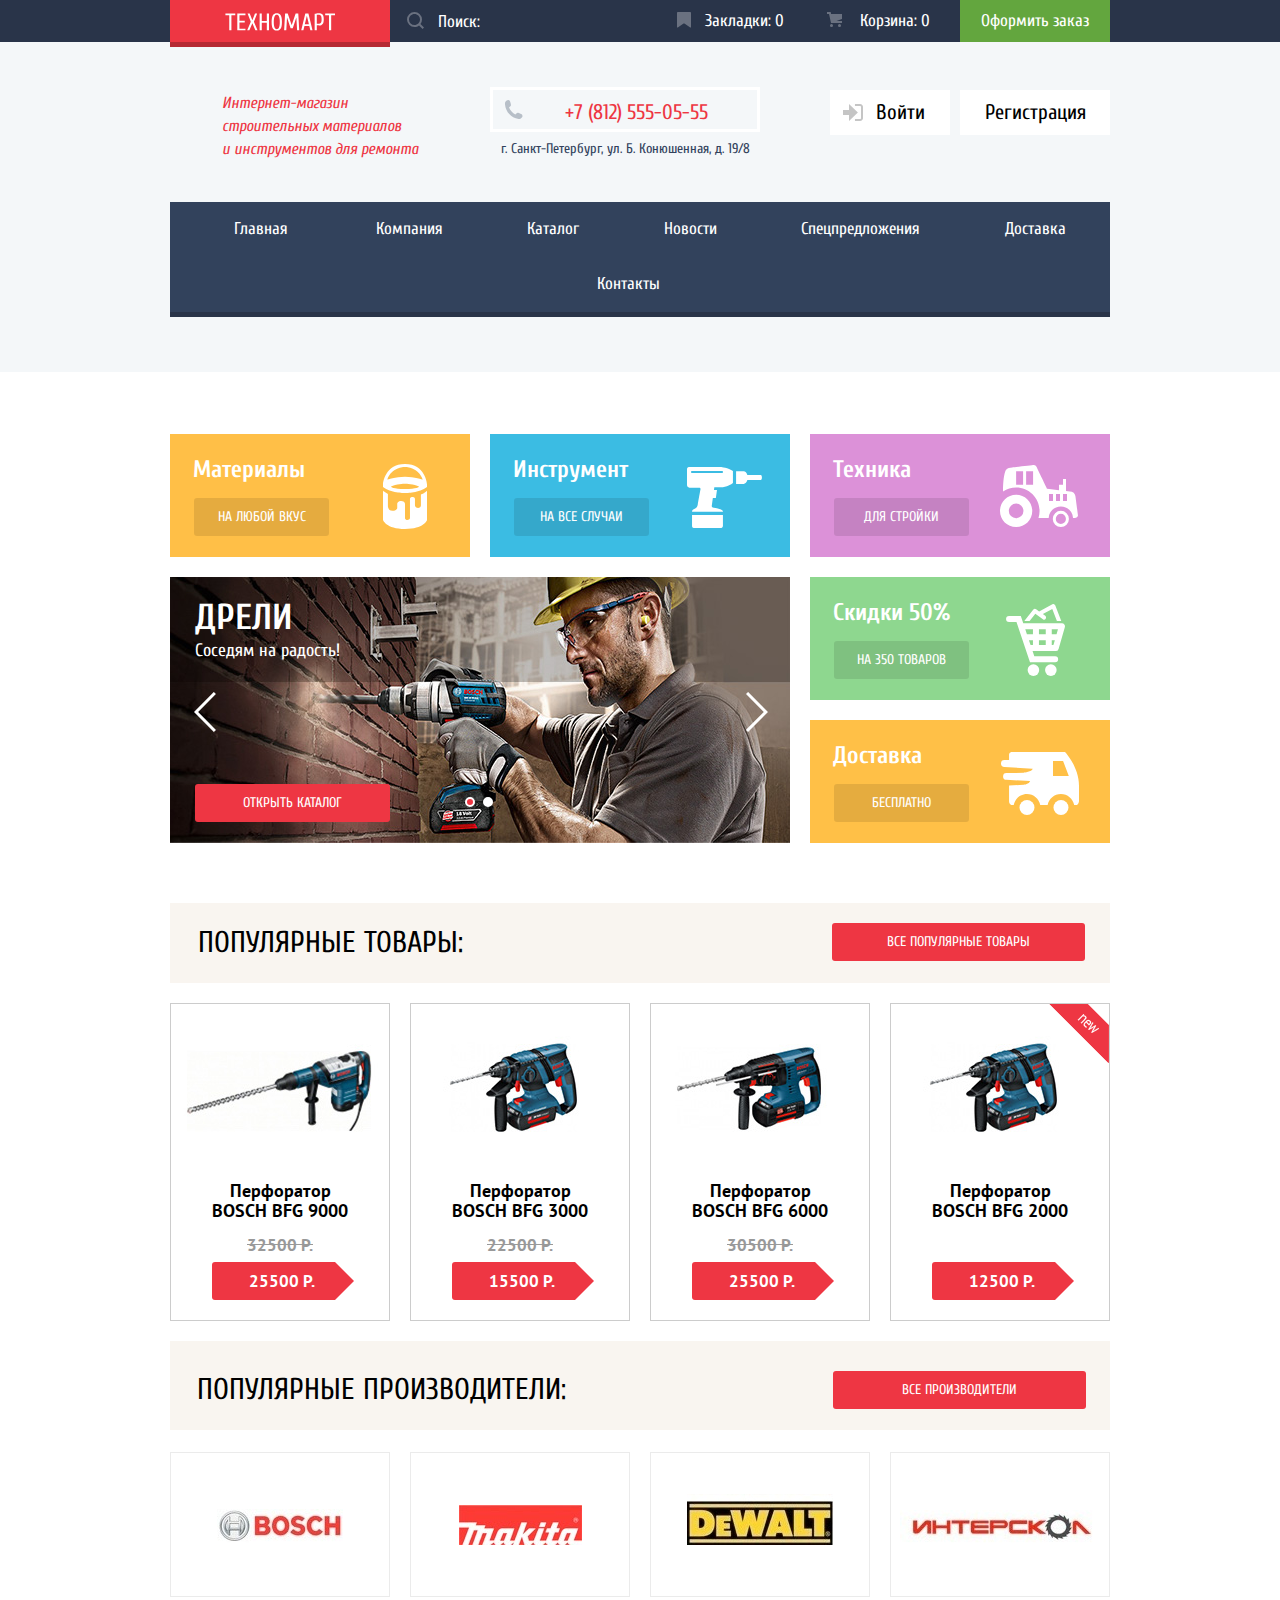
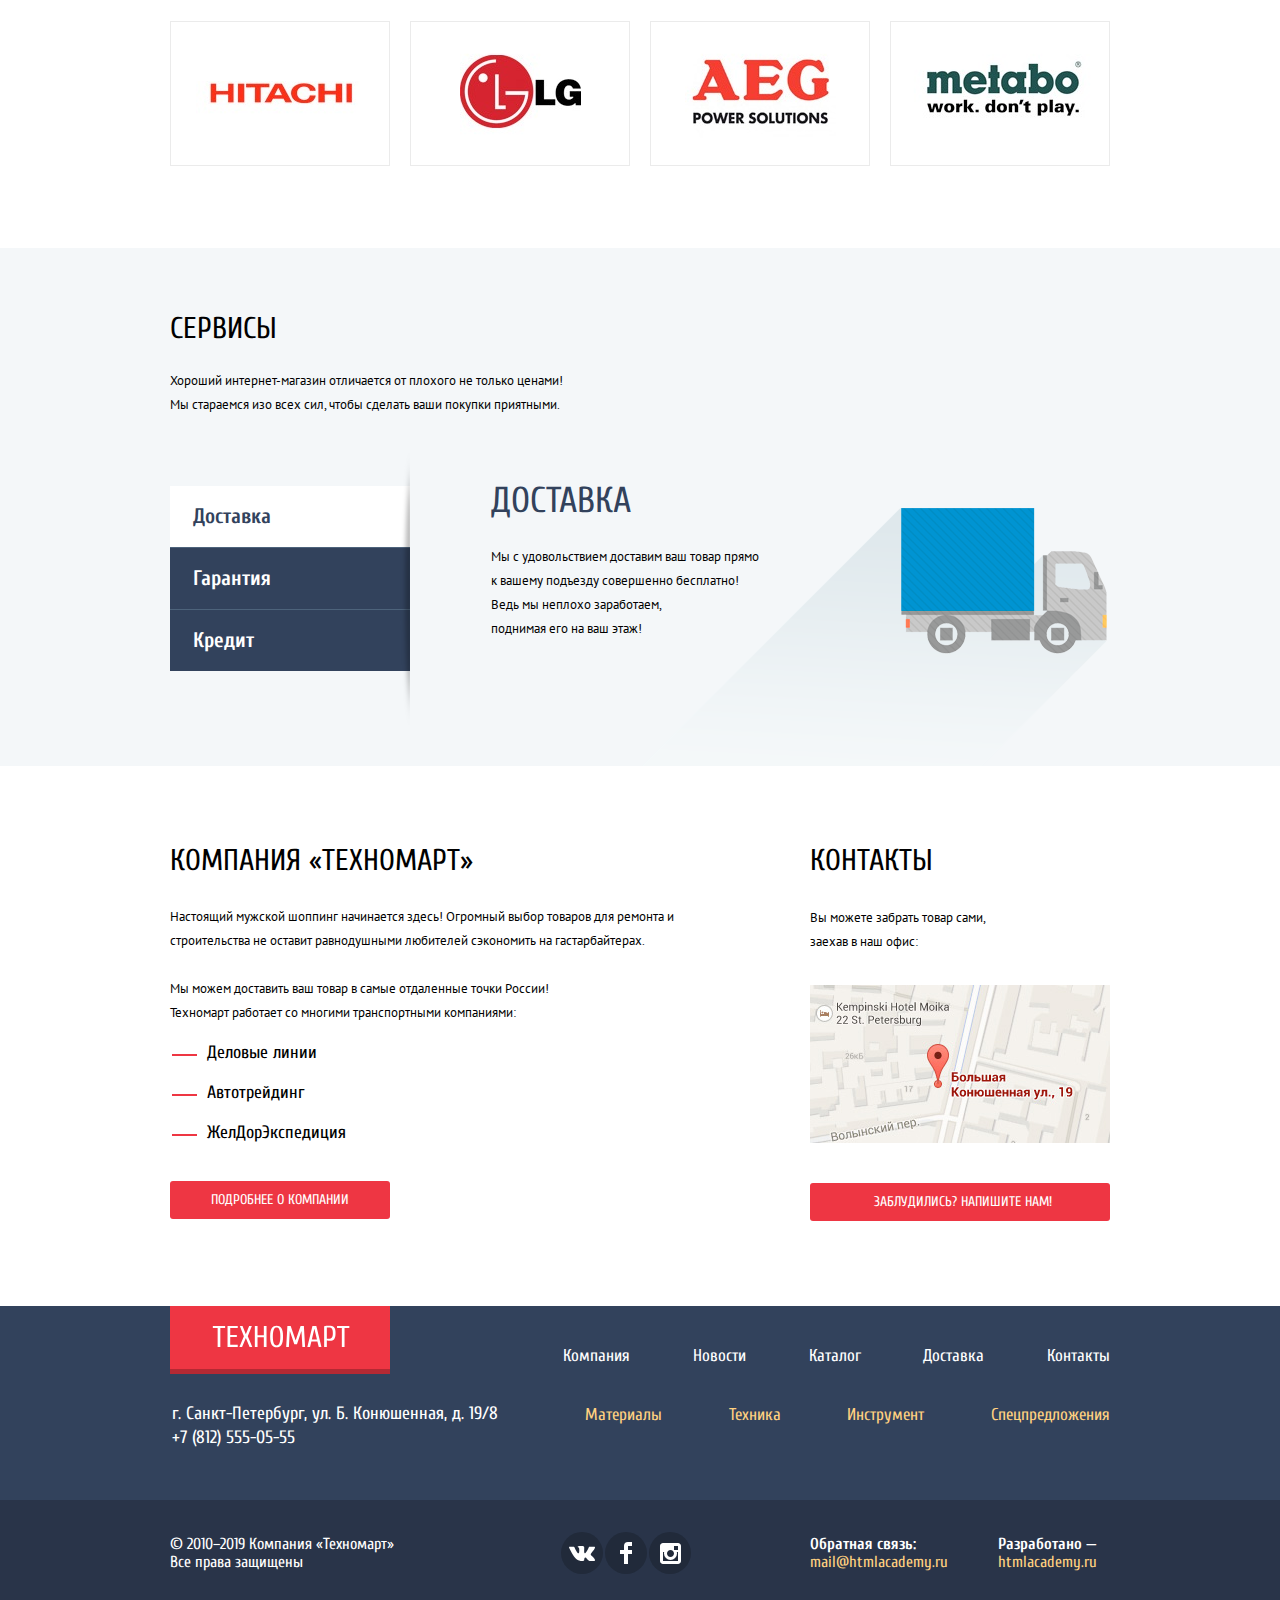
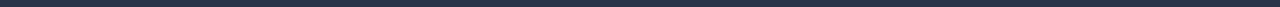
<file: index.html>
<!DOCTYPE html>
<html lang="ru">

<head>
  <meta charset="utf-8">
  <title>HTML Academy: Техномарт</title>
  <link href="https://fonts.googleapis.com/css?family=Cuprum:400,400i,700&amp;subset=cyrillic" rel="stylesheet">
  <link href="https://fonts.googleapis.com/css?family=PT+Sans:400,700&amp;subset=cyrillic" rel="stylesheet">
  <link href="css/normalize.css" rel="stylesheet">
  <link href="css/style.min.css" rel="stylesheet">
</head>

<body>
  <header class="main-header">
    <div class="top-header">
      <div class="top-header-wrapper">
        <a class="main-header-logo">
          <svg xmlns="http://www.w3.org/2000/svg" xmlns:xlink="http://www.w3.org/1999/xlink" width="111px" height="18px"
            aria-label="Логотип «Техномарт»">
            <path fill-rule="evenodd" fill="rgb(255, 255, 255)"
              d="M106.178,2.227 L106.178,17.347 L104.018,17.347 L104.018,2.227 L100.178,2.227 L100.178,0.547 L110.018,0.547 L110.018,2.227 L106.178,2.227 ZM97.649,11.119 C97.273,11.591 96.801,11.927 96.233,12.127 C95.665,12.327 94.989,12.427 94.205,12.427 C93.837,12.427 93.421,12.403 92.957,12.355 C92.493,12.307 92.109,12.251 91.805,12.187 L91.805,17.347 L89.645,17.347 L89.645,0.787 C90.253,0.611 90.865,0.487 91.481,0.415 C92.097,0.343 92.765,0.307 93.485,0.307 C94.445,0.307 95.261,0.407 95.933,0.607 C96.605,0.807 97.149,1.139 97.565,1.603 C97.981,2.067 98.285,2.683 98.477,3.451 C98.669,4.219 98.765,5.171 98.765,6.307 C98.765,7.475 98.673,8.451 98.489,9.235 C98.305,10.019 98.025,10.647 97.649,11.119 ZM96.425,4.147 C96.305,3.571 96.117,3.115 95.861,2.779 C95.605,2.443 95.281,2.207 94.889,2.071 C94.497,1.935 94.029,1.867 93.485,1.867 L91.805,1.867 L91.805,10.747 L93.485,10.747 C94.029,10.747 94.497,10.679 94.889,10.543 C95.281,10.407 95.605,10.171 95.861,9.835 C96.117,9.499 96.305,9.043 96.425,8.467 C96.545,7.891 96.605,7.171 96.605,6.307 C96.605,5.443 96.545,4.723 96.425,4.147 ZM84.264,13.027 L79.464,13.027 L78.384,17.347 L76.224,17.347 L80.304,0.547 L83.424,0.547 L87.504,17.347 L85.344,17.347 L84.264,13.027 ZM81.912,2.947 L81.816,2.947 L79.824,11.347 L83.904,11.347 L81.912,2.947 ZM71.367,4.867 L71.247,4.867 L67.767,15.187 L65.607,15.187 L62.127,4.867 L62.007,4.867 L61.287,17.347 L59.127,17.347 L60.087,0.547 L62.727,0.547 L66.639,12.067 L66.735,12.067 L70.647,0.547 L73.287,0.547 L74.247,17.347 L72.087,17.347 L71.367,4.867 ZM55.568,15.787 C55.120,16.443 54.580,16.907 53.948,17.179 C53.316,17.451 52.592,17.587 51.776,17.587 C50.960,17.587 50.236,17.451 49.604,17.179 C48.972,16.907 48.432,16.443 47.984,15.787 C47.536,15.131 47.196,14.247 46.964,13.135 C46.732,12.023 46.616,10.627 46.616,8.947 C46.616,7.267 46.732,5.871 46.964,4.759 C47.196,3.647 47.536,2.763 47.984,2.107 C48.432,1.451 48.972,0.987 49.604,0.715 C50.236,0.443 50.960,0.307 51.776,0.307 C52.592,0.307 53.316,0.443 53.948,0.715 C54.580,0.987 55.120,1.451 55.568,2.107 C56.016,2.763 56.356,3.647 56.588,4.759 C56.820,5.871 56.936,7.267 56.936,8.947 C56.936,10.627 56.820,12.023 56.588,13.135 C56.356,14.247 56.016,15.131 55.568,15.787 ZM54.524,5.395 C54.356,4.467 54.136,3.731 53.864,3.187 C53.592,2.643 53.272,2.267 52.904,2.059 C52.536,1.851 52.160,1.747 51.776,1.747 C51.392,1.747 51.016,1.851 50.648,2.059 C50.280,2.267 49.960,2.643 49.688,3.187 C49.416,3.731 49.196,4.467 49.028,5.395 C48.860,6.323 48.776,7.507 48.776,8.947 C48.776,10.387 48.860,11.571 49.028,12.499 C49.196,13.427 49.416,14.163 49.688,14.707 C49.960,15.251 50.280,15.627 50.648,15.835 C51.016,16.043 51.392,16.147 51.776,16.147 C52.160,16.147 52.536,16.043 52.904,15.835 C53.272,15.627 53.592,15.251 53.864,14.707 C54.136,14.163 54.356,13.427 54.524,12.499 C54.692,11.571 54.776,10.387 54.776,8.947 C54.776,7.507 54.692,6.323 54.524,5.395 ZM41.816,9.667 L36.776,9.667 L36.776,17.347 L34.616,17.347 L34.616,0.547 L36.776,0.547 L36.776,7.987 L41.816,7.987 L41.816,0.547 L43.976,0.547 L43.976,17.347 L41.816,17.347 L41.816,9.667 ZM30.361,17.347 L27.361,10.147 L24.361,17.347 L22.201,17.347 L25.801,8.707 L22.561,0.547 L24.721,0.547 L27.361,7.267 L30.001,0.547 L32.161,0.547 L28.921,8.707 L32.521,17.347 L30.361,17.347 ZM12.296,0.547 L20.456,0.547 L20.456,2.227 L14.456,2.227 L14.456,7.747 L19.736,7.747 L19.736,9.427 L14.456,9.427 L14.456,15.667 L20.456,15.667 L20.456,17.347 L12.296,17.347 L12.296,0.547 ZM6.421,17.347 L4.261,17.347 L4.261,2.227 L0.421,2.227 L0.421,0.547 L10.261,0.547 L10.261,2.227 L6.421,2.227 L6.421,17.347 Z" />
          </svg>
        </a>
        <form class="search-form" method="get" action="https://echo.htmlacademy.ru">
          <label class="visually-hidden" for="search">
            Поиск:
          </label>
          <input type="text" name="main-search" id="search" placeholder="Поиск:">
        </form>
        <a class="bookmarks" href="bookmarks.html">Закладки: 0</a>
        <a class="cart" href="cart.html">Корзина: <span class="count">0</span></a>
        <a class="order" href="order.html">Оформить заказ</a>
      </div>
    </div>
    <div class="center-header">
      <div class="center-header-wrapper main-center-wrapper">
        <h1 class="title-main">Интернет-магазин строительных материалов и&nbsp;инструментов для ремонта</h1>
        <div class="contacts-mini">
          <a class="phone" href="tel:+78125550555">+7 (812) 555-05-55</a>
          <address>г. Санкт-Петербург, ул. Б. Конюшенная, д. 19/8</address>
        </div>
        <ul class="user-navigation">
          <li><a class="login-link" href="login.html">Войти</a></li>
          <li class="registration"><a class="registration-link" href="registration.html">Регистрация</a></li>
        </ul>
        <ul class="site-navigation-main">
          <li class="navigation-element"><a class="button-main main-page">Главная</a></li>
          <li class="navigation-element"><a class="button-main company" href="company.html">Компания</a></li>
          <li class="navigation-element"><a class="button-main catalog" href="catalog.html">Каталог</a></li>
          <li class="navigation-element"><a class="button-main news" href="news.html">Новости</a></li>
          <li class="navigation-element"><a class="button-main special" href="special.html">Спецпредложения</a></li>
          <li class="navigation-element"><a class="button-main delivery" href="delivery.html">Доставка</a></li>
          <li class="navigation-element"><a class="button-main cont" href="contacts.html">Контакты</a></li>
        </ul>
      </div>
    </div>
  </header>

  <main class="container">
    <div class="menu">
      <div class="menu-wrapper-1">
        <div class="menu-materials">
          <span class="menu-bio">Материалы</span>
          <a class="menu-button" href="#">На любой вкус</a>
        </div>
        <div class="menu-tools">
          <span class="menu-bio">Инструмент</span>
          <a class="menu-button" href="#">На все случаи</a>
        </div>
        <input class="visually-hidden" type="radio" id="product-1" name="toggle" checked>
        <input class="visually-hidden" type="radio" id="product-2" name="toggle">
        <div class="menu-slider">
          <div class="slider-controls">
            <label class="radio-label" for="product-1" tabindex="0">Первый</label>
            <label class="radio-label" for="product-2" tabindex="0">Второй</label>
            <label class="arrow-label-left" for="product-1" tabindex="0">Первый</label>
            <label class="arrow-label-right" for="product-2" tabindex="0">Второй</label>
          </div>
          <ul class="menu-slider-list">
            <li class="menu-slider-item slide" id="menu-slide1">
              <h3>Дрели</h3>
              <p>Соседям на радость!</p>
              <a class="button" href="catalog.html">Открыть каталог</a>
            </li>
            <li class="menu-slider-item slide" id="menu-slide2">
              <h3>Перфораторы</h3>
              <p>Настоящие мужские игрушки</p>
              <a class="button" href="catalog.html">Открыть каталог</a>
            </li>
          </ul>
        </div>
      </div>
      <div class="menu-wrapper-2">
        <div class="menu-technics">
          <span class="menu-bio">Техника</span>
          <a class="menu-button" href="#">Для стройки</a>
        </div>
        <div class="menu-promotions">
          <span class="menu-bio">Скидки 50%</span>
          <a class="menu-button" href="#">На 350 товаров</a>
        </div>
        <div class="menu-delivery">
          <span class="menu-bio">Доставка</span>
          <a class="menu-button" href="#">Бесплатно</a>
        </div>
      </div>
    </div>
    <div class="popular-main">
      <h2 class="popular">Популярные товары:</h2>
      <a class="button" href="#">Все популярные товары</a>
    </div>
    <div class="popular-items">
      <div class="stock-popular-wrapper">
        <ul class="stock-popular">
          <li class="stock-card" tabindex="0">
            <div class="actions">
              <a class="buy" href="buy.html" tabindex="0">Купить</a>
              <a class="add-bookmarks" href="add-bookmarks.html" tabindex="0">В закладки</a>
            </div>
            <img src="img/bfg9000.jpg" width="218" height="170" alt="Перфоратор BOSCH BFG 3000">
            <a class="product" href="bfg9000.html">
              <h4>Перфоратор BOSCH BFG 9000</h4>
            </a>
            <del class="old-cost">32500 Р.</del>
            <ins class="new-cost">25500 Р.</ins>
          </li>
          <li class="stock-card" tabindex="0">
            <div class="actions">
              <a class="buy" href="buy.html" tabindex="0">Купить</a>
              <a class="add-bookmarks" href="add-bookmarks.html" tabindex="0">В закладки</a>
            </div>
            <img src="img/bfg3000.jpg" width="218" height="170" alt="Перфоратор BOSCH BFG 3000">
            <a class="product" href="bfg3000.html">
              <h4>Перфоратор BOSCH BFG 3000</h4>
            </a>
            <del class="old-cost">22500 Р.</del>
            <ins class="new-cost">15500 Р.</ins>
          </li>
          <li class="stock-card" tabindex="0">
            <div class="actions">
              <a class="buy" href="buy.html" tabindex="0">Купить</a>
              <a class="add-bookmarks" href="add-bookmarks.html" tabindex="0">В закладки</a>
            </div>
            <img src="img/bfg6000.jpg" width="218" height="170" alt="Перфоратор BOSCH BFG 6000">
            <a class="product" href="bfg6000.html">
              <h4>Перфоратор BOSCH BFG 6000</h4>
            </a>
            <del class="old-cost">30500 Р.</del>
            <ins class="new-cost">25500 Р.</ins>
          </li>
          <li class="stock-card" tabindex="0">
            <div class="flag flag-new">новинка</div>
            <div class="actions">
              <a class="buy" href="buy.html" tabindex="0">Купить</a>
              <a class="add-bookmarks" href="add-bookmarks.html" tabindex="0">В закладки</a>
            </div>
            <img src="img/bfg2000.jpg" width="218" height="170" alt="Перфоратор BOSCH BFG 2000">
            <a class="product" href="bfg2000.html">
              <h4>Перфоратор BOSCH BFG 2000</h4>
            </a>
            <del class="old-cost"></del>
            <ins class="new-cost">12500 Р.</ins>
          </li>
        </ul>
      </div>
    </div>
    <div class="popular-brands">
      <h2 class="popular">Популярные производители:</h2>
      <a class="button" href="#">Все производители</a>
    </div>
    <ul class="popular-brands-wrapper">
      <li class="brand">
        <a href="#">
          <img src="img/bosch.jpg" width="126" height="37" alt="Bosch">
        </a>
      </li>
      <li class="brand">
        <a href="#">
          <img src="img/makita.jpg" width="123" height="40" alt="Makita">
        </a>
      </li>
      <li class="brand">
        <a href="#">
          <img src="img/dewalt.jpg" width="146" height="50" alt="DeWalt">
        </a>
      </li>
      <li class="brand">
        <a href="#">
          <img src="img/interskol.jpg" width="200" height="51" alt="Interskol">
        </a>
      </li>
      <li class="brand">
        <a href="#">
          <img src="img/hitachi.jpg" width="169" height="31" alt="Hitachi">
        </a>
      </li>
      <li class="brand">
        <a href="#">
          <img src="img/lg.jpg" width="121" height="73" alt="LG">
        </a>
      </li>
      <li class="brand">
        <a href="#">
          <img src="img/aeg.jpg" width="151" height="96" alt="AEG">
        </a>
      </li>
      <li class="brand">
        <a href="#">
          <img src="img/metabo.jpg" width="204" height="69" alt="metabo">
        </a>
      </li>
    </ul>
    <div class="services-wrapper">
      <div class="services">
        <h2>Сервисы</h2>
        <p class="services-bio">
          Хороший интернет-магазин отличается от плохого не только ценами!
          Мы стараемся изо всех сил, чтобы сделать ваши покупки приятными.
        </p>
        <div class="servises-slider">
          <input type="radio" id="srv-1" name="servises-button" class="srv-1" tabindex="0" checked>
          <input type="radio" id="srv-2" name="servises-button" class="srv-2" tabindex="0">
          <input type="radio" id="srv-3" name="servises-button" class="srv-3" tabindex="0">
          <ul class="servise-slider-controls">
            <li>
              <label for="srv-1" tabindex="0">
                Доставка
              </label>
            </li>
            <li>
              <label for="srv-2" tabindex="0">
                Гарантия
              </label>
            </li>
            <li>
              <label for="srv-3" tabindex="0">
                Кредит
              </label>
            </li>
          </ul>
          <div class="slider-container">
            <ul class="servises-list">
              <li>
                <h3>Доставка</h3>
                <p class="servises-delivery">
                  Мы с удовольствием доставим ваш товар прямо<br>
                  к вашему подъезду совершенно бесплатно!
                  Ведь мы неплохо заработаем,<br>
                  поднимая его на ваш этаж!
                </p>
              </li>
              <li>
                <h3>Гарантия</h3>
                <p class="servises-garantee">
                  Если купленный у нас товар поломается или заискрит,<br>
                  а также в случае пожара, спровоцированного его возгаранием,&#160;
                  вы всегда можете быть уверены в нашей гарантии.
                  Мы обменяем сгоревший товар на новый.<br>
                  Дом уж восстановите как-нибудь сами.
                </p>
              </li>
              <li>
                <h3>Кредит</h3>
                <p class="servises-credit">
                  Залезть в долговую яму стало проще!<br>
                  Кредитные консультанты придут вам на помощь.
                  <a href="credit.html" class="button">Отправить заявку</a>
                </p>
              </li>
            </ul>
          </div>
        </div>
      </div>
    </div>
    <div class="container-wrapper">
      <div class="section-promo">
        <h2>Компания «Техномарт»</h2>
        <p class="company-promo-1">
          Настоящий мужской шоппинг начинается здесь! Огромный выбор товаров для ремонта и строительства не оставит
          равнодушными любителей сэкономить на гастарбайтерах.
        </p>
        <p class="company-promo-2">
          Мы можем доставить ваш товар в самые отдаленные точки России!
          Техномарт работает со многими транспортными компаниями:
        </p>
        <ul class="transport-companies">
          <li class="transport-company">Деловые линии</li>
          <li class="transport-company">Автотрейдинг</li>
          <li class="transport-company">ЖелДорЭкспедиция</li>
        </ul>
        <a class="button" href="company.html">Подробнее о компании</a>
      </div>
      <div class="section-contacts">
        <div class="contacts">
          <h2>Контакты</h2>
          <p class="map-legend">
            Вы можете забрать товар сами, заехав в наш офис:
          </p>
          <a class="map-link" href="map.html">
            <img src="img/map.jpg" width="300" height="158"
              alt="Офис компании по адресу ул. Б. Конюшенная, д. 19/8, г. Санкт-Петербург">
          </a>
          <a class="button feedback-link" href="feedback.html">Заблудились? Напишите нам!</a>
        </div>
      </div>
    </div>
  </main>

  <footer class="main-footer">
    <div class="top-footer">
      <div class="top-footer-wrapper">
        <div class="logo-contacts-wrapper">
          <a class="main-footer-logo">
            <svg xmlns="http://www.w3.org/2000/svg" xmlns:xlink="http://www.w3.org/1999/xlink" width="138px"
              height="23px">
              <path fill-rule="evenodd"
                d="M132.538,3.057 L132.538,21.957 L129.838,21.957 L129.838,3.057 L125.038,3.057 L125.038,0.957 L137.338,0.957 L137.338,3.057 L132.538,3.057 ZM122.143,14.172 C121.673,14.762 121.083,15.182 120.373,15.432 C119.663,15.682 118.818,15.807 117.838,15.807 C117.378,15.807 116.858,15.777 116.278,15.717 C115.698,15.657 115.218,15.587 114.838,15.507 L114.838,21.957 L112.138,21.957 L112.138,1.257 C112.898,1.037 113.663,0.882 114.433,0.792 C115.203,0.702 116.038,0.657 116.938,0.657 C118.138,0.657 119.158,0.782 119.998,1.032 C120.838,1.282 121.518,1.697 122.038,2.277 C122.558,2.857 122.938,3.627 123.178,4.587 C123.418,5.547 123.538,6.737 123.538,8.157 C123.538,9.617 123.423,10.837 123.193,11.817 C122.963,12.797 122.613,13.582 122.143,14.172 ZM120.613,5.457 C120.463,4.737 120.228,4.167 119.908,3.747 C119.588,3.327 119.183,3.032 118.693,2.862 C118.203,2.692 117.618,2.607 116.938,2.607 L114.838,2.607 L114.838,13.707 L116.938,13.707 C117.618,13.707 118.203,13.622 118.693,13.452 C119.183,13.282 119.588,12.987 119.908,12.567 C120.228,12.147 120.463,11.577 120.613,10.857 C120.763,10.137 120.838,9.237 120.838,8.157 C120.838,7.077 120.763,6.177 120.613,5.457 ZM105.388,16.557 L99.388,16.557 L98.038,21.957 L95.338,21.957 L100.438,0.957 L104.338,0.957 L109.438,21.957 L106.738,21.957 L105.388,16.557 ZM102.448,3.957 L102.328,3.957 L99.838,14.457 L104.938,14.457 L102.448,3.957 ZM89.488,6.357 L89.338,6.357 L84.988,19.257 L82.288,19.257 L77.938,6.357 L77.788,6.357 L76.888,21.957 L74.188,21.957 L75.388,0.957 L78.688,0.957 L83.578,15.357 L83.698,15.357 L88.588,0.957 L91.888,0.957 L93.088,21.957 L90.388,21.957 L89.488,6.357 ZM69.328,20.007 C68.768,20.827 68.093,21.407 67.303,21.747 C66.513,22.087 65.608,22.257 64.588,22.257 C63.568,22.257 62.663,22.087 61.873,21.747 C61.083,21.407 60.408,20.827 59.848,20.007 C59.288,19.187 58.863,18.082 58.573,16.692 C58.283,15.302 58.138,13.557 58.138,11.457 C58.138,9.357 58.283,7.612 58.573,6.222 C58.863,4.832 59.288,3.727 59.848,2.907 C60.408,2.087 61.083,1.507 61.873,1.167 C62.663,0.827 63.568,0.657 64.588,0.657 C65.608,0.657 66.513,0.827 67.303,1.167 C68.093,1.507 68.768,2.087 69.328,2.907 C69.888,3.727 70.313,4.832 70.603,6.222 C70.893,7.612 71.038,9.357 71.038,11.457 C71.038,13.557 70.893,15.302 70.603,16.692 C70.313,18.082 69.888,19.187 69.328,20.007 ZM68.023,7.017 C67.813,5.857 67.538,4.937 67.198,4.257 C66.858,3.577 66.458,3.107 65.998,2.847 C65.538,2.587 65.068,2.457 64.588,2.457 C64.108,2.457 63.638,2.587 63.178,2.847 C62.718,3.107 62.318,3.577 61.978,4.257 C61.638,4.937 61.363,5.857 61.153,7.017 C60.943,8.177 60.838,9.657 60.838,11.457 C60.838,13.257 60.943,14.737 61.153,15.897 C61.363,17.057 61.638,17.977 61.978,18.657 C62.318,19.337 62.718,19.807 63.178,20.067 C63.638,20.327 64.108,20.457 64.588,20.457 C65.068,20.457 65.538,20.327 65.998,20.067 C66.458,19.807 66.858,19.337 67.198,18.657 C67.538,17.977 67.813,17.057 68.023,15.897 C68.233,14.737 68.338,13.257 68.338,11.457 C68.338,9.657 68.233,8.177 68.023,7.017 ZM51.838,12.357 L45.539,12.357 L45.539,21.957 L42.839,21.957 L42.839,0.957 L45.539,0.957 L45.539,10.257 L51.838,10.257 L51.838,0.957 L54.539,0.957 L54.539,21.957 L51.838,21.957 L51.838,12.357 ZM37.589,21.957 L33.839,12.957 L30.089,21.957 L27.389,21.957 L31.889,11.157 L27.839,0.957 L30.539,0.957 L33.839,9.357 L37.139,0.957 L39.839,0.957 L35.789,11.157 L40.289,21.957 L37.589,21.957 ZM15.539,0.957 L25.739,0.957 L25.739,3.057 L18.239,3.057 L18.239,9.957 L24.839,9.957 L24.839,12.057 L18.239,12.057 L18.239,19.857 L25.739,19.857 L25.739,21.957 L15.539,21.957 L15.539,0.957 ZM8.339,21.957 L5.639,21.957 L5.639,3.057 L0.839,3.057 L0.839,0.957 L13.139,0.957 L13.139,3.057 L8.339,3.057 L8.339,21.957 Z" />
            </svg>
          </a>
          <div class="footer-contacts">
            <address>г. Санкт-Петербург, ул. Б. Конюшенная, д. 19/8</address>
            <a href="tel:+78125550555"> +7 (812) 555-05-55 </a>
          </div>
        </div>
        <nav class="footer-navigation">
          <ul class="site-navigation-footer">
            <li><a class="button-footer" href="company.html">Компания</a></li>
            <li><a class="button-footer" href="news.html">Новости</a></li>
            <li><a class="button-footer" href="catalog.html">Каталог</a></li>
            <li><a class="button-footer" href="delivery.html">Доставка</a></li>
            <li><a class="button-footer" href="contacts.html">Контакты</a></li>
          </ul>
          <ul class="store-navigation">
            <li><a class="button-footer" href="materials.html">Материалы</a></li>
            <li><a class="button-footer" href="tech.html">Техника</a></li>
            <li><a class="button-footer" href="tools.html">Инструмент</a></li>
            <li><a class="button-footer" href="special.html">Спецпредложения</a></li>
          </ul>
        </nav>
      </div>
    </div>
    <div class="bottom-footer">
      <div class="bottom-footer-wrapper">
        <p class="footer-copyright">
          © 2010–2019 Компания «Техномарт»
          Все права защищены
        </p>
        <ul class="footer-social">
          <li>
            <a class="social-button" href="#">
              <span class="visually-hidden">Вконтакте</span>
              <svg class="social-icon" xmlns="http://www.w3.org/2000/svg" width="26" height="15" viewBox="0 0 26 15">
                <path fill="#000"
                  d="M16.138 11.51c.956-.309 2.18 2.04 3.483 2.939.978.681 1.727.534 1.727.534l3.473-.05s1.815-.112.957-1.554c-.071-.12-.503-1.069-2.585-3.022-2.177-2.043-1.882-1.712.739-5.244 1.597-2.153 2.236-3.468 2.036-4.028-.192-.539-1.365-.399-1.365-.399L20.69.713c-.381.001-.704.119-.851.515-.003.004-.621 1.666-1.445 3.079-1.741 2.989-2.436 3.148-2.724 2.961-.661-.433-.494-1.737-.494-2.664 0-2.897.432-4.105-.846-4.417-.427-.104-.739-.172-1.828-.182-1.392-.021-2.574 0-3.244.329-.445.223-.786.712-.579.74.26.035.843.16 1.155.586.401.552.389 1.789.389 1.789s.229 3.411-.54 3.834c-.528.29-1.25-.302-2.803-3.016-.793-1.388-1.392-2.922-1.392-2.922s-.116-.285-.326-.441c-.25-.185-.6-.244-.6-.244L.848.684S.29.7.085.946c-.182.218-.015.668-.015.668s2.909 6.881 6.203 10.347c3.02 3.182 6.452 2.971 6.452 2.971h1.555s.469-.054.709-.312c.224-.24.214-.691.214-.691s-.031-2.109.935-2.419z" />
              </svg>
            </a>
          </li>
          <li>
            <a class="social-button" href="#">
              <span class="visually-hidden">Фейсбук</span>
              <svg class="social-icon" xmlns="http://www.w3.org/2000/svg" width="12" height="22" viewBox="0 0 12 22">
                <path fill="#000" d="M12 4V0H8a4 4 0 0 0-4 4v4H0v4h4v10h4V12h4V8H8V4h4z" />
              </svg>
            </a>
          </li>
          <li>
            <a class="social-button" href="#">
              <span class="visually-hidden">Инстаграм</span>
              <svg class="social-icon" xmlns="http://www.w3.org/2000/svg" width="21" height="21" viewBox="0 0 21 21">
                <path fill="#000"
                  d="M18 0H3C1.35 0 0 1.35 0 3v15c0 1.65 1.35 3 3 3h15c1.65 0 3-1.35 3-3V3c0-1.65-1.35-3-3-3zm-7.5 7c1.93 0 3.5 1.57 3.5 3.5S12.43 14 10.5 14 7 12.43 7 10.5 8.57 7 10.5 7zM18 18H3V9h1.181A6.504 6.504 0 0 0 4 10.5a6.5 6.5 0 1 0 13 0 6.45 6.45 0 0 0-.181-1.5H18v9zm0-11h-4V3h4v4z" />
              </svg>
            </a>
          </li>
        </ul>
        <div class="feedback-developed-wrapper">
          <p class="footer-feedback">
            <b>Обратная связь:</b>
            <a class="mail" href="mailto:mail@htmlacademy.ru">mail@htmlacademy.ru</a>
          </p>
          <p class="footer-developed">
            <b>Разработано —</b>
            <a class="developed" href="https://htmlacademy.ru/intensive/htmlcss">htmlacademy.ru</a>
          </p>
        </div>
      </div>
    </div>
  </footer>

  <div class="modal feedback visually-hidden">
    <button class="close" id="close-button-feedback" aria-label="Закрыть окно">
      <svg id="close-icon-feedback" class="close-icon" enable-background="new 0 0 21 21" height="21" viewBox="0 0 21 21"
        width="21" xmlns="http://www.w3.org/2000/svg">
        <path
          d="m13.273 10.5 7.422-7.422c.389-.389.389-1.025 0-1.414l-1.359-1.359c-.389-.389-1.025-.389-1.414 0l-7.422 7.422-7.422-7.422c-.389-.389-1.025-.389-1.414 0l-1.359 1.359c-.389.389-.389 1.025 0 1.414l7.422 7.422-7.421 7.422c-.389.389-.389 1.025 0 1.414l1.359 1.359c.389.389 1.025.389 1.414 0l7.422-7.422 7.422 7.422c.389.389 1.025.389 1.414 0l1.359-1.359c.389-.389.389-1.025 0-1.414z"
          fill="#ee3643" />
      </svg>
    </button>
    <form action="https://echo.htmlacademy.ru" method="POST">
      <div class="feedback-form">
        <div class="modal-name">
          <label class="name" for="form-name">Ваше имя:</label>
          <input class="feedback-window" type="text" id="form-name" placeholder="Имя Фамилия">
        </div>
        <div class="modal-email">
          <label class="email" for="form-email">Ваше e-mail:</label>
          <input class="feedback-window" type="text" id="form-email" placeholder="email@example.com">
        </div>
        <div class="modal-message">
          <label class="message" for="form-message">Текст письма:</label>
          <textarea class="feedback-window feedback-message" id="form-message"
            placeholder="В свободной форме"></textarea>
        </div>
      </div>
      <div class="bottom-area">
        <button class="button feedback-button" type="submit">
          Отправить
        </button>
      </div>
    </form>
  </div>

  <div class="modal modal-map visually-hidden">
    <button class="close-map" id="close-button-map" aria-label="Закрыть окно">
      <svg id="close-icon-map" class="close-icon" enable-background="new 0 0 21 21" height="21" viewBox="0 0 21 21"
        width="21" xmlns="http://www.w3.org/2000/svg">
        <path
          d="m13.273 10.5 7.422-7.422c.389-.389.389-1.025 0-1.414l-1.359-1.359c-.389-.389-1.025-.389-1.414 0l-7.422 7.422-7.422-7.422c-.389-.389-1.025-.389-1.414 0l-1.359 1.359c-.389.389-.389 1.025 0 1.414l7.422 7.422-7.421 7.422c-.389.389-.389 1.025 0 1.414l1.359 1.359c.389.389 1.025.389 1.414 0l7.422-7.422 7.422 7.422c.389.389 1.025.389 1.414 0l1.359-1.359c.389-.389.389-1.025 0-1.414z"
          fill="#ee3643" />
      </svg>
    </button>
    <iframe src="https://yandex.ru/map-widget/v1/-/CCe7BV3E" width="970" height="476"></iframe>
  </div>

  <div class="modal added-product visually-hidden">
    <button class="close-order" id="close-button-buy" aria-label="Закрыть окно">
      <svg id="close-icon-buy" class="close-icon" enable-background="new 0 0 21 21" height="21" viewBox="0 0 21 21"
        width="21" xmlns="http://www.w3.org/2000/svg">
        <path
          d="m13.273 10.5 7.422-7.422c.389-.389.389-1.025 0-1.414l-1.359-1.359c-.389-.389-1.025-.389-1.414 0l-7.422 7.422-7.422-7.422c-.389-.389-1.025-.389-1.414 0l-1.359 1.359c-.389.389-.389 1.025 0 1.414l7.422 7.422-7.421 7.422c-.389.389-.389 1.025 0 1.414l1.359 1.359c.389.389 1.025.389 1.414 0l7.422-7.422 7.422 7.422c.389.389 1.025.389 1.414 0l1.359-1.359c.389-.389.389-1.025 0-1.414z"
          fill="#ee3643" />
      </svg>
    </button>
    <p class="good-added">Товар добавлен в корзину!</p>
    <div class="bottom-area-order">
      <a class="button modal-order" href="order.html">Оформить заказ</a>
      <button class="continue-shopping">Продолжить покупки</button>
    </div>
  </div>

  <script src="js/popup.min.js"></script>
  <script src="js/map.min.js"></script>
  <script src="js/buy.min.js"></script>
</body>

</html>
</file>
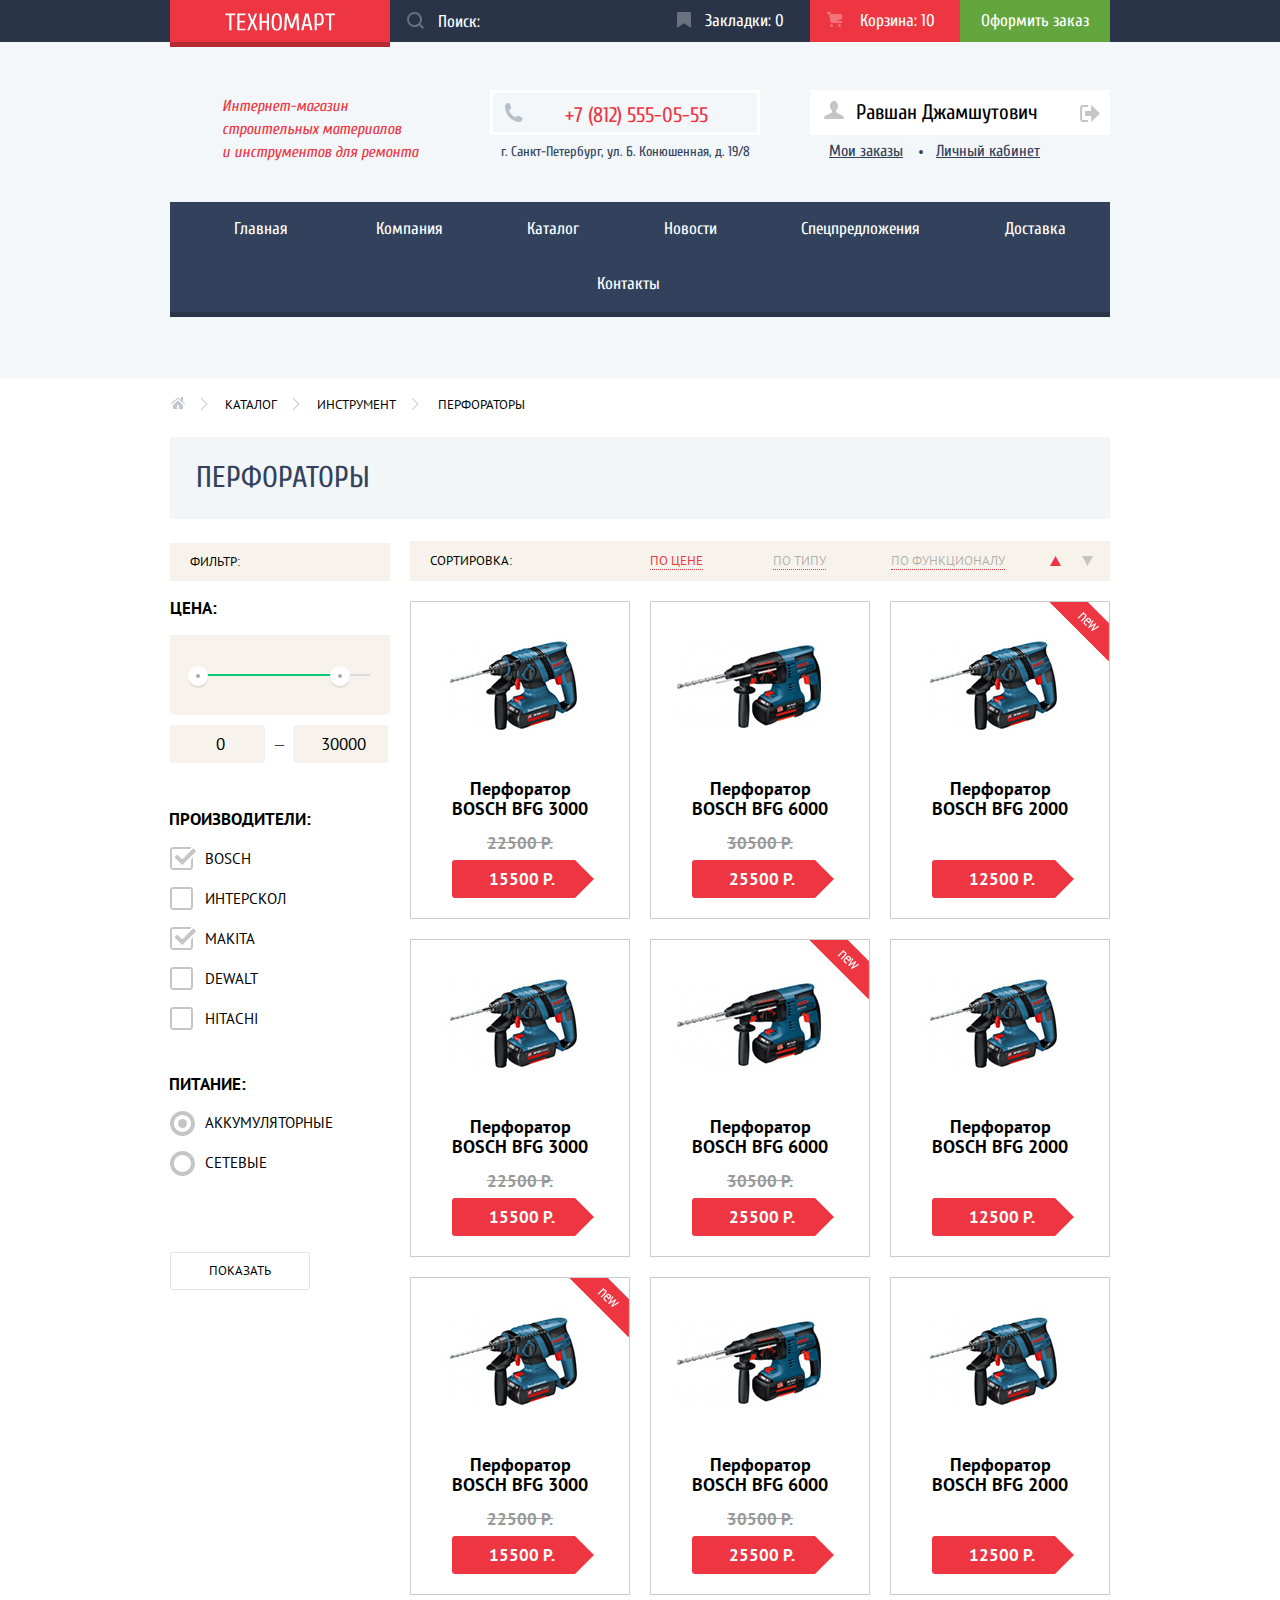
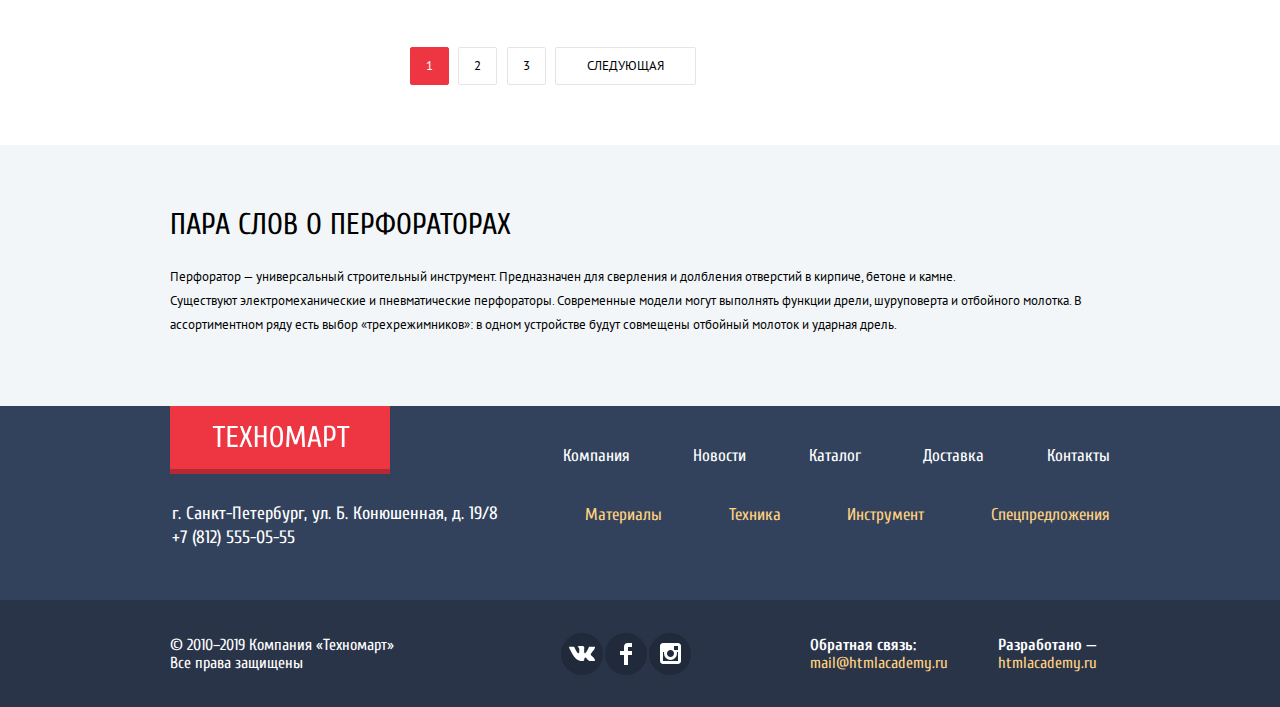
<file: catalog.html>
<!DOCTYPE html>
<html lang="ru">

<head>
  <meta charset="utf-8">
  <title>HTML Academy: Техномарт</title>
  <link href="https://fonts.googleapis.com/css?family=Cuprum:400,400i,700&amp;subset=cyrillic" rel="stylesheet">
  <link href="https://fonts.googleapis.com/css?family=PT+Sans:400,700&amp;subset=cyrillic" rel="stylesheet">
  <link href="css/normalize.css" rel="stylesheet">
  <link href="css/style.min.css" rel="stylesheet">
</head>

<body>
  <header class="main-header">
    <div class="top-header">
      <div class="top-header-wrapper">
        <a class="main-header-logo" href="index.html">
          <svg xmlns="http://www.w3.org/2000/svg" xmlns:xlink="http://www.w3.org/1999/xlink" width="111px" height="18px"
            aria-label="Логотип «Техномарт»">
            <path fill-rule="evenodd" fill="rgb(255, 255, 255)"
              d="M106.178,2.227 L106.178,17.347 L104.018,17.347 L104.018,2.227 L100.178,2.227 L100.178,0.547 L110.018,0.547 L110.018,2.227 L106.178,2.227 ZM97.649,11.119 C97.273,11.591 96.801,11.927 96.233,12.127 C95.665,12.327 94.989,12.427 94.205,12.427 C93.837,12.427 93.421,12.403 92.957,12.355 C92.493,12.307 92.109,12.251 91.805,12.187 L91.805,17.347 L89.645,17.347 L89.645,0.787 C90.253,0.611 90.865,0.487 91.481,0.415 C92.097,0.343 92.765,0.307 93.485,0.307 C94.445,0.307 95.261,0.407 95.933,0.607 C96.605,0.807 97.149,1.139 97.565,1.603 C97.981,2.067 98.285,2.683 98.477,3.451 C98.669,4.219 98.765,5.171 98.765,6.307 C98.765,7.475 98.673,8.451 98.489,9.235 C98.305,10.019 98.025,10.647 97.649,11.119 ZM96.425,4.147 C96.305,3.571 96.117,3.115 95.861,2.779 C95.605,2.443 95.281,2.207 94.889,2.071 C94.497,1.935 94.029,1.867 93.485,1.867 L91.805,1.867 L91.805,10.747 L93.485,10.747 C94.029,10.747 94.497,10.679 94.889,10.543 C95.281,10.407 95.605,10.171 95.861,9.835 C96.117,9.499 96.305,9.043 96.425,8.467 C96.545,7.891 96.605,7.171 96.605,6.307 C96.605,5.443 96.545,4.723 96.425,4.147 ZM84.264,13.027 L79.464,13.027 L78.384,17.347 L76.224,17.347 L80.304,0.547 L83.424,0.547 L87.504,17.347 L85.344,17.347 L84.264,13.027 ZM81.912,2.947 L81.816,2.947 L79.824,11.347 L83.904,11.347 L81.912,2.947 ZM71.367,4.867 L71.247,4.867 L67.767,15.187 L65.607,15.187 L62.127,4.867 L62.007,4.867 L61.287,17.347 L59.127,17.347 L60.087,0.547 L62.727,0.547 L66.639,12.067 L66.735,12.067 L70.647,0.547 L73.287,0.547 L74.247,17.347 L72.087,17.347 L71.367,4.867 ZM55.568,15.787 C55.120,16.443 54.580,16.907 53.948,17.179 C53.316,17.451 52.592,17.587 51.776,17.587 C50.960,17.587 50.236,17.451 49.604,17.179 C48.972,16.907 48.432,16.443 47.984,15.787 C47.536,15.131 47.196,14.247 46.964,13.135 C46.732,12.023 46.616,10.627 46.616,8.947 C46.616,7.267 46.732,5.871 46.964,4.759 C47.196,3.647 47.536,2.763 47.984,2.107 C48.432,1.451 48.972,0.987 49.604,0.715 C50.236,0.443 50.960,0.307 51.776,0.307 C52.592,0.307 53.316,0.443 53.948,0.715 C54.580,0.987 55.120,1.451 55.568,2.107 C56.016,2.763 56.356,3.647 56.588,4.759 C56.820,5.871 56.936,7.267 56.936,8.947 C56.936,10.627 56.820,12.023 56.588,13.135 C56.356,14.247 56.016,15.131 55.568,15.787 ZM54.524,5.395 C54.356,4.467 54.136,3.731 53.864,3.187 C53.592,2.643 53.272,2.267 52.904,2.059 C52.536,1.851 52.160,1.747 51.776,1.747 C51.392,1.747 51.016,1.851 50.648,2.059 C50.280,2.267 49.960,2.643 49.688,3.187 C49.416,3.731 49.196,4.467 49.028,5.395 C48.860,6.323 48.776,7.507 48.776,8.947 C48.776,10.387 48.860,11.571 49.028,12.499 C49.196,13.427 49.416,14.163 49.688,14.707 C49.960,15.251 50.280,15.627 50.648,15.835 C51.016,16.043 51.392,16.147 51.776,16.147 C52.160,16.147 52.536,16.043 52.904,15.835 C53.272,15.627 53.592,15.251 53.864,14.707 C54.136,14.163 54.356,13.427 54.524,12.499 C54.692,11.571 54.776,10.387 54.776,8.947 C54.776,7.507 54.692,6.323 54.524,5.395 ZM41.816,9.667 L36.776,9.667 L36.776,17.347 L34.616,17.347 L34.616,0.547 L36.776,0.547 L36.776,7.987 L41.816,7.987 L41.816,0.547 L43.976,0.547 L43.976,17.347 L41.816,17.347 L41.816,9.667 ZM30.361,17.347 L27.361,10.147 L24.361,17.347 L22.201,17.347 L25.801,8.707 L22.561,0.547 L24.721,0.547 L27.361,7.267 L30.001,0.547 L32.161,0.547 L28.921,8.707 L32.521,17.347 L30.361,17.347 ZM12.296,0.547 L20.456,0.547 L20.456,2.227 L14.456,2.227 L14.456,7.747 L19.736,7.747 L19.736,9.427 L14.456,9.427 L14.456,15.667 L20.456,15.667 L20.456,17.347 L12.296,17.347 L12.296,0.547 ZM6.421,17.347 L4.261,17.347 L4.261,2.227 L0.421,2.227 L0.421,0.547 L10.261,0.547 L10.261,2.227 L6.421,2.227 L6.421,17.347 Z" />
          </svg>
        </a>
        <form class="search-form" method="get" action="https://echo.htmlacademy.ru">
          <label class="visually-hidden" for="search">
            Поиск:
          </label>
          <input type="text" name="main-search" id="search" placeholder="Поиск:">
        </form>

        <a class="bookmarks" href="bookmarks.html">Закладки: 0</a>
        <a class="cart filled" href="cart.html">Корзина: <span class="count">10</span></a>
        <a class="order" href="order.html">Оформить заказ</a>
      </div>
    </div>
    <div class="center-header">
      <div class="center-header-wrapper">
        <h1 class="title-main">Интернет-магазин строительных материалов и&nbsp;инструментов для ремонта</h1>
        <div class="contacts-mini">
          <a class="phone" href="tel:+78125550555">+7 (812) 555-05-55</a>
          <address>г. Санкт-Петербург, ул. Б. Конюшенная, д. 19/8</address>
        </div>
        <ul class="user-navigation-catalog">
          <li class="user-area">
            <a class="user-link" href="profile.html">
              <svg class="icon-user" xmlns="http://www.w3.org/2000/svg" width="20" height="18" viewBox="0 0 20 18">
                <path
                  d="M17.881 14.166c-2.144-.735-4.256-1.666-5.207-2.39-.657-.501-.77-1.618-.517-2.415 1.118-.903 1.864-2.477 1.864-4.278C14.021 2.276 12.221 0 10 0S5.979 2.276 5.979 5.083c0 1.801.746 3.374 1.863 4.277.253.798.141 1.915-.517 2.416-.95.724-3.063 1.654-5.207 2.39S0 18 0 18h20s.025-3.099-2.119-3.834z">
                </path>
              </svg>
              Равшан Джамшутович</a>
            <a class="logout" href="#">
              <span class="visually-hidden">
                Выйти из личного кабинета
              </span>
              <svg class="icon-logout" xmlns="http://www.w3.org/2000/svg" width="21" height="17" viewBox="0 0 21 17">
                <g fill="#c5c5c5">
                  <path fill="#c5c5c5" d="M21 8.5L12.125 0v6h-6v5h6v6z"></path>
                  <path fill="#c5c5c5"
                    d="M3.106 13.952V3.048c.018-.376.171-1.057 1.01-1.057h5.027V0H4.116C1.938 0 1.112 1.81 1.087 3.027v10.946C1.112 15.189 1.938 17 4.116 17h5.027v-1.99H4.116c-.839 0-.992-.683-1.01-1.058z">
                  </path>
                </g>
              </svg>
            </a>
          </li>
          <li><a class="my-orders" href="orders.html">Мои заказы</a></li>
          <li class="point">&bull;</li>
          <li><a class="profile" href="profile.html">Личный кабинет</a></li>
        </ul>
        <ul class="site-navigation">
          <li class="navigation-element"><a class="button-main main-page" href="index.html">Главная</a></li>
          <li class="navigation-element"><a class="button-main company" href="company.html">Компания</a></li>
          <li class="navigation-element"><a class="button-main catalog">Каталог</a></li>
          <li class="navigation-element"><a class="button-main news" href="news.html">Новости</a></li>
          <li class="navigation-element"><a class="button-main special" href="special.html">Спецпредложения</a></li>
          <li class="navigation-element"><a class="button-main delivery" href="delivery.html">Доставка</a></li>
          <li class="navigation-element"><a class="button-main cont" href="contacts.html">Контакты</a></li>
        </ul>
      </div>
    </div>
  </header>

  <main class="container">
    <div class="breadcrumb-wrapper">
      <ul class="breadcrumb">
        <li>
          <a class="home" href="index.html">
            <span class="visually-hidden">Главная</span>
            <svg xmlns="http://www.w3.org/2000/svg" width="15" height="12" viewBox="0 0 15 12">
              <g fill="#C1C6CE">
                <path d="M3 8v4h4V8h2v4h4V8L8 3.516z" />
                <path
                  d="M14.831 6.365L13 4.751V0h-2v2.987L8.332.635c-.02-.017-.043-.023-.064-.037a.465.465 0 0 0-.08-.047.551.551 0 0 0-.095-.024C8.062.521 8.032.515 8 .515c-.031 0-.061.006-.092.012a.46.46 0 0 0-.095.025c-.028.011-.053.029-.08.046-.021.014-.045.02-.064.037l-6.498 5.73a.501.501 0 0 0 .33.875.497.497 0 0 0 .331-.125L8 1.677l6.169 5.438a.501.501 0 0 0 .662-.75z" />
              </g>
            </svg>
          </a>
        </li>
        <li>
          <a class="catalog">Каталог</a>
        </li>
        <li>
          <a class="tools" href="#">Инструмент</a>
        </li>
        <li>
          <a class="perf" href="#">Перфораторы</a>
        </li>
      </ul>
    </div>
    <section class="store-selection">
      <h2>Перфораторы</h2>
      <div class="store">
        <div class="store-wrapper">
          <div class="filters-wrapper">
            <p class="name-section">Фильтр:</p>
            <form class="filters" method="GET" action="https://echo.htmlacademy.ru">
              <div class="cost-filter">
                <p>Цена:</p>
                <div class="range-filter">
                  <div class="range-controls">
                    <div class="scale">
                      <div class="bar"></div>
                    </div>
                    <div class="toggle toggle-min"></div>
                    <div class="toggle toggle-max"></div>
                  </div>
                  <div class="price-controls">
                    <input name="min-price" type="text" value=" 0">
                    <span>—</span>
                    <input name="max-price" type="text" value=" 30000">
                  </div>
                </div>
              </div>

              <h3>Производители:</h3>
              <ul class="filters-company">
                <li>
                  <label for="filter-bosch" class="label-brand">Bosch
                    <input type="checkbox" class="visually-hidden" name="bosch" id="filter-bosch" tabindex="-1" checked>
                    <span class="checkbox-indicator" tabindex="0"></span>
                  </label>
                </li>
                <li>
                  <label for="filter-interskol" class="label-brand">Интерскол
                    <input type="checkbox" class="visually-hidden" name="interskol" id="filter-interskol" tabindex="-1">
                    <span class="checkbox-indicator" tabindex="0"></span>
                  </label>
                </li>
                <li>
                  <label for="filter-makita" class="label-brand">Makita
                    <input type="checkbox" class="visually-hidden" name="makita" id="filter-makita" tabindex="-1"
                      checked>
                    <span class="checkbox-indicator" tabindex="0"></span>
                  </label>
                </li>
                <li>
                  <label for="filter-dewalt" class="label-brand">Dewalt
                    <input type="checkbox" class="visually-hidden" name="dewalt" id="filter-dewalt" tabindex="-1">
                    <span class="checkbox-indicator" tabindex="0"></span>
                  </label>
                </li>
                <li>
                  <label for="filter-hitachi" class="label-brand">Hitachi
                    <input type="checkbox" class="visually-hidden" name="hitachi" id="filter-hitachi" tabindex="-1">
                    <span class="checkbox-indicator" tabindex="0"></span>
                  </label>
                </li>
              </ul>
              <h3 class="name-filter-power">Питание:</h3>
              <ul class="filters-type-power">
                <li>
                  <label for="filter-battery" class="label-power">
                    <input type="radio" class="visually-hidden" name="type-power" value="battery" id="filter-battery"
                      tabindex="-1" checked> Аккумуляторные
                    <span class="radio-indicator" tabindex="0"></span>
                  </label>
                </li>
                <li>
                  <label for="filter-cord" class="label-power">Сетевые
                    <input type="radio" class="visually-hidden" name="type-power" value="cord" id="filter-cord"
                      tabindex="-1">
                    <span class="radio-indicator" tabindex="0"></span>
                  </label>
                </li>
              </ul>
              <button type="submit" class="show">Показать</button>
            </form>
          </div>
          <div class="sort-area">
            <div class="sort-wrapper">
              <p class="name-section">Сортировка:</p>
              <ul class="sorting type">
                <li>
                  <a class="sort-type type-cost active" href="#">По цене</a>
                </li>
                <li>
                  <a class="sort-type type-style" href="#">По типу</a>
                </li>
                <li>
                  <a class="sort-type type-functional" href="#">По функционалу</a>
                </li>
              </ul>
              <ul class="sorting value">
                <li>
                  <a class="sort-value up active" href="#">
                    <span class="visually-hidden">По возрастанию</span>
                    <svg class="icon-value" xmlns="http://www.w3.org/2000/svg" width="11" height="10"
                      viewBox="0 0 11 10">
                      <path fill="#231F20" d="M5.5 0L0 10h11z" />
                    </svg>
                  </a>
                </li>
                <li>
                  <a class="sort-value down" href="#">
                    <span class="visually-hidden">По убыванию</span>
                    <svg class="icon-value" xmlns="http://www.w3.org/2000/svg" width="11" height="10"
                      viewBox="0 0 11 10">
                      <path fill="#231F20" d="M5.5 10L0 0h11" />
                    </svg>
                  </a>
                </li>
              </ul>
            </div>
            <div class="stock-wrapper">
              <ul class="stock">
                <li class="stock-card" tabindex="0">
                  <div class="actions">
                    <a class="buy" href="buy.html" tabindex="0">Купить</a>
                    <a class="add-bookmarks" href="add-bookmarks.html" tabindex="0">В закладки</a>
                  </div>
                  <img src="img/bfg3000.jpg" width="218" height="170" alt="Перфоратор BOSCH BFG 3000">
                  <a class="product" href="bfg3000.html">
                    <h4>Перфоратор BOSCH BFG 3000</h4>
                  </a>
                  <del class="old-cost">22500 Р.</del>
                  <ins class="new-cost">15500 Р.</ins>
                </li>
                <li class="stock-card" tabindex="0">
                  <div class="actions">
                    <a class="buy" href="buy.html" tabindex="0">Купить</a>
                    <a class="add-bookmarks" href="add-bookmarks.html" tabindex="0">В закладки</a>
                  </div>
                  <img src="img/bfg6000.jpg" width="218" height="170" alt="Перфоратор BOSCH BFG 6000">
                  <a class="product" href="bfg6000.html">
                    <h4>Перфоратор BOSCH BFG 6000</h4>
                  </a>
                  <del class="old-cost">30500 Р.</del>
                  <ins class="new-cost">25500 Р.</ins>
                </li>
                <li class="stock-card" tabindex="0">
                  <div class="flag flag-new">новинка</div>
                  <div class="actions">
                    <a class="buy" href="buy.html" tabindex="0">Купить</a>
                    <a class="add-bookmarks" href="add-bookmarks.html" tabindex="0">В закладки</a>
                  </div>
                  <img src="img/bfg2000.jpg" width="218" height="170" alt="Перфоратор BOSCH BFG 2000">
                  <a class="product" href="bfg2000.html">
                    <h4>Перфоратор BOSCH BFG 2000</h4>
                  </a>
                  <del class="old-cost"></del>
                  <ins class="new-cost">12500 Р.</ins>
                </li>
                <li class="stock-card" tabindex="0">
                  <div class="actions">
                    <a class="buy" href="buy.html" tabindex="0">Купить</a>
                    <a class="add-bookmarks" href="add-bookmarks.html" tabindex="0">В закладки</a>
                  </div>
                  <img src="img/bfg3000.jpg" width="218" height="170" alt="Перфоратор BOSCH BFG 3000">
                  <a class="product" href="bfg3000.html">
                    <h4>Перфоратор BOSCH BFG 3000</h4>
                  </a>
                  <del class="old-cost">22500 Р.</del>
                  <ins class="new-cost">15500 Р.</ins>
                </li>
                <li class="stock-card" tabindex="0">
                  <div class="flag flag-new">новинка</div>
                  <div class="actions">
                    <a class="buy" href="buy.html" tabindex="0">Купить</a>
                    <a class="add-bookmarks" href="add-bookmarks.html" tabindex="0">В закладки</a>
                  </div>
                  <img src="img/bfg6000.jpg" width="218" height="170" alt="Перфоратор BOSCH BFG 6000">
                  <a class="product" href="bfg6000.html">
                    <h4>Перфоратор BOSCH BFG 6000</h4>
                  </a>
                  <del class="old-cost">30500 Р.</del>
                  <ins class="new-cost">25500 Р.</ins>
                </li>
                <li class="stock-card" tabindex="0">
                  <div class="actions">
                    <a class="buy" href="buy.html" tabindex="0">Купить</a>
                    <a class="add-bookmarks" href="add-bookmarks.html" tabindex="0">В закладки</a>
                  </div>
                  <img src="img/bfg2000.jpg" width="218" height="170" alt="Перфоратор BOSCH BFG 2000">
                  <a class="product" href="bfg2000.html">
                    <h4>Перфоратор BOSCH BFG 2000</h4>
                  </a>
                  <del class="old-cost"></del>
                  <ins class="new-cost">12500 Р.</ins>
                </li>
                <li class="stock-card" tabindex="0">
                  <div class="flag flag-new">новинка</div>
                  <div class="actions">
                    <a class="buy" href="buy.html" tabindex="0">Купить</a>
                    <a class="add-bookmarks" href="add-bookmarks.html" tabindex="0">В закладки</a>
                  </div>
                  <img src="img/bfg3000.jpg" width="218" height="170" alt="Перфоратор BOSCH BFG 3000">
                  <a class="product" href="bfg3000.html">
                    <h4>Перфоратор BOSCH BFG 3000</h4>
                  </a>
                  <del class="old-cost">22500 Р.</del>
                  <ins class="new-cost">15500 Р.</ins>
                </li>
                <li class="stock-card" tabindex="0">
                  <div class="actions">
                    <a class="buy" href="buy.html" tabindex="0">Купить</a>
                    <a class="add-bookmarks" href="add-bookmarks.html" tabindex="0">В закладки</a>
                  </div>
                  <img src="img/bfg6000.jpg" width="218" height="170" alt="Перфоратор BOSCH BFG 6000">
                  <a class="product" href="bfg6000.html">
                    <h4>Перфоратор BOSCH BFG 6000</h4>
                  </a>
                  <del class="old-cost">30500 Р.</del>
                  <ins class="new-cost">25500 Р.</ins>
                </li>
                <li class="stock-card" tabindex="0">
                  <div class="actions">
                    <a class="buy" href="buy.html" tabindex="0">Купить</a>
                    <a class="add-bookmarks" href="add-bookmarks.html" tabindex="0">В закладки</a>
                  </div>
                  <img src="img/bfg2000.jpg" width="218" height="170" alt="Перфоратор BOSCH BFG 2000">
                  <a class="product" href="bfg2000.html">
                    <h4>Перфоратор BOSCH BFG 2000</h4>
                  </a>
                  <del class="old-cost"></del>
                  <ins class="new-cost">12500 Р.</ins>
                </li>
              </ul>
            </div>
          </div>
        </div>
      </div>
    </section>
    <div class="pagination-wrapper">
      <ul class="pagination-list">
        <li class="pagination-current">
          <a>
            1
          </a>
        </li>
        <li class="pagination-item">
          <a href="#">
            2
          </a>
        </li>
        <li class="pagination-item">
          <a href="#">
            3
          </a>
        </li>
        <li class="pagination-next">
          <a href="#">
            Следующая
          </a>
        </li>
      </ul>
    </div>
    <div class="article-wrapper">
      <article class="perforators-description">
        <h2>Пара слов о перфораторах</h2>
        <p>
          Перфоратор — универсальный строительный инструмент.
          Предназначен для сверления и долбления отверстий в кирпиче, бетоне и камне.<br>
          Существуют электромеханические и пневматические перфораторы.
          Современные модели могут выполнять функции дрели, шуруповерта и отбойного молотка.
          В ассортиментном ряду есть выбор &laquo;трехрежимников&raquo;:
          в одном устройстве будут совмещены отбойный молоток и ударная дрель.
        </p>
      </article>
    </div>
  </main>

  <footer class="main-footer">
    <div class="top-footer">
      <div class="top-footer-wrapper">
        <div class="logo-contacts-wrapper">
          <a class="main-footer-logo" href="index.html">
            <svg xmlns="http://www.w3.org/2000/svg" xmlns:xlink="http://www.w3.org/1999/xlink" width="138px"
              height="23px">
              <path fill-rule="evenodd"
                d="M132.538,3.057 L132.538,21.957 L129.838,21.957 L129.838,3.057 L125.038,3.057 L125.038,0.957 L137.338,0.957 L137.338,3.057 L132.538,3.057 ZM122.143,14.172 C121.673,14.762 121.083,15.182 120.373,15.432 C119.663,15.682 118.818,15.807 117.838,15.807 C117.378,15.807 116.858,15.777 116.278,15.717 C115.698,15.657 115.218,15.587 114.838,15.507 L114.838,21.957 L112.138,21.957 L112.138,1.257 C112.898,1.037 113.663,0.882 114.433,0.792 C115.203,0.702 116.038,0.657 116.938,0.657 C118.138,0.657 119.158,0.782 119.998,1.032 C120.838,1.282 121.518,1.697 122.038,2.277 C122.558,2.857 122.938,3.627 123.178,4.587 C123.418,5.547 123.538,6.737 123.538,8.157 C123.538,9.617 123.423,10.837 123.193,11.817 C122.963,12.797 122.613,13.582 122.143,14.172 ZM120.613,5.457 C120.463,4.737 120.228,4.167 119.908,3.747 C119.588,3.327 119.183,3.032 118.693,2.862 C118.203,2.692 117.618,2.607 116.938,2.607 L114.838,2.607 L114.838,13.707 L116.938,13.707 C117.618,13.707 118.203,13.622 118.693,13.452 C119.183,13.282 119.588,12.987 119.908,12.567 C120.228,12.147 120.463,11.577 120.613,10.857 C120.763,10.137 120.838,9.237 120.838,8.157 C120.838,7.077 120.763,6.177 120.613,5.457 ZM105.388,16.557 L99.388,16.557 L98.038,21.957 L95.338,21.957 L100.438,0.957 L104.338,0.957 L109.438,21.957 L106.738,21.957 L105.388,16.557 ZM102.448,3.957 L102.328,3.957 L99.838,14.457 L104.938,14.457 L102.448,3.957 ZM89.488,6.357 L89.338,6.357 L84.988,19.257 L82.288,19.257 L77.938,6.357 L77.788,6.357 L76.888,21.957 L74.188,21.957 L75.388,0.957 L78.688,0.957 L83.578,15.357 L83.698,15.357 L88.588,0.957 L91.888,0.957 L93.088,21.957 L90.388,21.957 L89.488,6.357 ZM69.328,20.007 C68.768,20.827 68.093,21.407 67.303,21.747 C66.513,22.087 65.608,22.257 64.588,22.257 C63.568,22.257 62.663,22.087 61.873,21.747 C61.083,21.407 60.408,20.827 59.848,20.007 C59.288,19.187 58.863,18.082 58.573,16.692 C58.283,15.302 58.138,13.557 58.138,11.457 C58.138,9.357 58.283,7.612 58.573,6.222 C58.863,4.832 59.288,3.727 59.848,2.907 C60.408,2.087 61.083,1.507 61.873,1.167 C62.663,0.827 63.568,0.657 64.588,0.657 C65.608,0.657 66.513,0.827 67.303,1.167 C68.093,1.507 68.768,2.087 69.328,2.907 C69.888,3.727 70.313,4.832 70.603,6.222 C70.893,7.612 71.038,9.357 71.038,11.457 C71.038,13.557 70.893,15.302 70.603,16.692 C70.313,18.082 69.888,19.187 69.328,20.007 ZM68.023,7.017 C67.813,5.857 67.538,4.937 67.198,4.257 C66.858,3.577 66.458,3.107 65.998,2.847 C65.538,2.587 65.068,2.457 64.588,2.457 C64.108,2.457 63.638,2.587 63.178,2.847 C62.718,3.107 62.318,3.577 61.978,4.257 C61.638,4.937 61.363,5.857 61.153,7.017 C60.943,8.177 60.838,9.657 60.838,11.457 C60.838,13.257 60.943,14.737 61.153,15.897 C61.363,17.057 61.638,17.977 61.978,18.657 C62.318,19.337 62.718,19.807 63.178,20.067 C63.638,20.327 64.108,20.457 64.588,20.457 C65.068,20.457 65.538,20.327 65.998,20.067 C66.458,19.807 66.858,19.337 67.198,18.657 C67.538,17.977 67.813,17.057 68.023,15.897 C68.233,14.737 68.338,13.257 68.338,11.457 C68.338,9.657 68.233,8.177 68.023,7.017 ZM51.838,12.357 L45.539,12.357 L45.539,21.957 L42.839,21.957 L42.839,0.957 L45.539,0.957 L45.539,10.257 L51.838,10.257 L51.838,0.957 L54.539,0.957 L54.539,21.957 L51.838,21.957 L51.838,12.357 ZM37.589,21.957 L33.839,12.957 L30.089,21.957 L27.389,21.957 L31.889,11.157 L27.839,0.957 L30.539,0.957 L33.839,9.357 L37.139,0.957 L39.839,0.957 L35.789,11.157 L40.289,21.957 L37.589,21.957 ZM15.539,0.957 L25.739,0.957 L25.739,3.057 L18.239,3.057 L18.239,9.957 L24.839,9.957 L24.839,12.057 L18.239,12.057 L18.239,19.857 L25.739,19.857 L25.739,21.957 L15.539,21.957 L15.539,0.957 ZM8.339,21.957 L5.639,21.957 L5.639,3.057 L0.839,3.057 L0.839,0.957 L13.139,0.957 L13.139,3.057 L8.339,3.057 L8.339,21.957 Z" />
            </svg>
          </a>
          <div class="footer-contacts">
            <address>г. Санкт-Петербург, ул. Б. Конюшенная, д. 19/8</address>
            <a href="tel:+78125550555"> +7 (812) 555-05-55 </a>
          </div>
        </div>
        <nav class="footer-navigation">
          <ul class="site-navigation-footer">
            <li><a class="button-footer" href="company.html">Компания</a></li>
            <li><a class="button-footer" href="news.html">Новости</a></li>
            <li><a class="button-footer" href="#">Каталог</a></li>
            <li><a class="button-footer" href="delivery.html">Доставка</a></li>
            <li><a class="button-footer" href="contacts.html">Контакты</a></li>
          </ul>
          <ul class="store-navigation">
            <li><a class="button-footer" href="materials.html">Материалы</a></li>
            <li><a class="button-footer" href="tech.html">Техника</a></li>
            <li><a class="button-footer" href="tools.html">Инструмент</a></li>
            <li><a class="button-footer" href="special.html">Спецпредложения</a></li>
          </ul>
        </nav>
      </div>
    </div>
    <div class="bottom-footer">
      <div class="bottom-footer-wrapper">
        <p class="footer-copyright">
          © 2010–2019 Компания «Техномарт»
          Все права защищены
        </p>
        <ul class="footer-social">
          <li>
            <a class="social-button" href="#">
              <span class="visually-hidden">Вконтакте</span>
              <svg class="social-icon" xmlns="http://www.w3.org/2000/svg" width="26" height="15" viewBox="0 0 26 15">
                <path fill="#000"
                  d="M16.138 11.51c.956-.309 2.18 2.04 3.483 2.939.978.681 1.727.534 1.727.534l3.473-.05s1.815-.112.957-1.554c-.071-.12-.503-1.069-2.585-3.022-2.177-2.043-1.882-1.712.739-5.244 1.597-2.153 2.236-3.468 2.036-4.028-.192-.539-1.365-.399-1.365-.399L20.69.713c-.381.001-.704.119-.851.515-.003.004-.621 1.666-1.445 3.079-1.741 2.989-2.436 3.148-2.724 2.961-.661-.433-.494-1.737-.494-2.664 0-2.897.432-4.105-.846-4.417-.427-.104-.739-.172-1.828-.182-1.392-.021-2.574 0-3.244.329-.445.223-.786.712-.579.74.26.035.843.16 1.155.586.401.552.389 1.789.389 1.789s.229 3.411-.54 3.834c-.528.29-1.25-.302-2.803-3.016-.793-1.388-1.392-2.922-1.392-2.922s-.116-.285-.326-.441c-.25-.185-.6-.244-.6-.244L.848.684S.29.7.085.946c-.182.218-.015.668-.015.668s2.909 6.881 6.203 10.347c3.02 3.182 6.452 2.971 6.452 2.971h1.555s.469-.054.709-.312c.224-.24.214-.691.214-.691s-.031-2.109.935-2.419z" />
              </svg>
            </a>
          </li>
          <li>
            <a class="social-button" href="#">
              <span class="visually-hidden">Фейсбук</span>
              <svg class="social-icon" xmlns="http://www.w3.org/2000/svg" width="12" height="22" viewBox="0 0 12 22">
                <path fill="#000" d="M12 4V0H8a4 4 0 0 0-4 4v4H0v4h4v10h4V12h4V8H8V4h4z" />
              </svg>
            </a>
          </li>
          <li>
            <a class="social-button" href="#">
              <span class="visually-hidden">Инстаграм</span>
              <svg class="social-icon" xmlns="http://www.w3.org/2000/svg" width="21" height="21" viewBox="0 0 21 21">
                <path fill="#000"
                  d="M18 0H3C1.35 0 0 1.35 0 3v15c0 1.65 1.35 3 3 3h15c1.65 0 3-1.35 3-3V3c0-1.65-1.35-3-3-3zm-7.5 7c1.93 0 3.5 1.57 3.5 3.5S12.43 14 10.5 14 7 12.43 7 10.5 8.57 7 10.5 7zM18 18H3V9h1.181A6.504 6.504 0 0 0 4 10.5a6.5 6.5 0 1 0 13 0 6.45 6.45 0 0 0-.181-1.5H18v9zm0-11h-4V3h4v4z" />
              </svg>
            </a>
          </li>
        </ul>
        <div class="feedback-developed-wrapper">
          <p class="footer-feedback">
            <b>Обратная связь:</b>
            <a class="mail" href="mailto:mail@htmlacademy.ru">mail@htmlacademy.ru</a>
          </p>
          <p class="footer-developed">
            <b>Разработано —</b>
            <a class="developed" href="https://htmlacademy.ru/intensive/htmlcss">htmlacademy.ru</a>
          </p>
        </div>
      </div>
    </div>
  </footer>

  <div class="modal added-product visually-hidden">
    <button class="close-order" id="close-button" aria-label="Закрыть окно">
      <svg id="close-icon" class="close-icon" enable-background="new 0 0 21 21" height="21" viewBox="0 0 21 21"
        width="21" xmlns="http://www.w3.org/2000/svg">
        <path
          d="m13.273 10.5 7.422-7.422c.389-.389.389-1.025 0-1.414l-1.359-1.359c-.389-.389-1.025-.389-1.414 0l-7.422 7.422-7.422-7.422c-.389-.389-1.025-.389-1.414 0l-1.359 1.359c-.389.389-.389 1.025 0 1.414l7.422 7.422-7.421 7.422c-.389.389-.389 1.025 0 1.414l1.359 1.359c.389.389 1.025.389 1.414 0l7.422-7.422 7.422 7.422c.389.389 1.025.389 1.414 0l1.359-1.359c.389-.389.389-1.025 0-1.414z"
          fill="#ee3643" />
      </svg>
    </button>
    <p class="good-added">Товар добавлен в корзину!</p>
    <div class="bottom-area-order">
      <a class="button modal-order" href="order.html">Оформить заказ</a>
      <button class="continue-shopping">Продолжить покупки</button>
    </div>
  </div>
  <script src="js/buy.min.js"></script>
</body>

</html>
</file>
<file: css/style.min.css>
html{box-sizing:border-box}*,::after,::before{box-sizing:inherit}path{fill:inherit;stroke:inherit}body{margin:0;font-family:"PT Sans","Verdana",sans-serif;font-size:13px;line-height:24px;font-weight:400;color:#000;text-transform:none;background-color:#fff}img{max-width:100%;height:auto}a{text-decoration:none}.visually-hidden{position:absolute;width:1px;height:1px;margin:-1px;border:0;padding:0;clip:rect(0 0 0 0);overflow:hidden}.breadcrumb,.filters-company,.filters-type-power,.footer-social,.menu-slider-list,.popular-brands-wrapper,.services-slider-list,.site-navigation,.site-navigation-footer,.site-navigation-main,.sorting,.stock,.store-navigation,.transport-companies,.user-navigation,.user-navigation-catalog,.user-navigation-logout{list-style:none}.main-header{background-color:#f4f7f9}.top-header,.top-header a{font-family:"Cuprum","Verdana",sans-serif;font-size:17px;line-height:18px;font-weight:400;color:#fff;text-transform:none;background-color:#293449}.top-header-wrapper{width:960px;margin:0 auto;padding:0 10px}.top-header .top-header-wrapper{display:flex;justify-content:space-between;align-items:center}.top-header .main-header-logo{width:220px;height:42px;padding-top:13px;padding-left:55px;fill:#fff;box-shadow:0 5px #b52933;background-color:#ee3643}.top-header .main-header-logo:hover{background-color:#ca2c37;box-shadow:0 5px #9a212a}.top-header .main-header-logo:active{background-color:#ba2732;box-shadow:0 5px #8e1e26}.top-header .bookmarks,.top-header .cart{position:relative;display:block;width:150px;height:42px;line-height:42px;padding-left:50px;padding-right:10px}.top-header .bookmarks{padding-left:45px}.top-header .filled{background-color:#ee3643}.top-header .bookmarks::before,.top-header .cart::before{content:"";position:absolute;top:12px;left:17px;width:16px;height:18px;background-image:url(../img/icon-bookmark.svg);background-repeat:no-repeat;background-position:0 0;opacity:.3}.top-header .cart::before{background-image:url(../img/icon-cart.svg)}.top-header .bookmarks:hover,.top-header .cart:hover{background-color:#212a3a}.top-header .bookmarks:hover::before,.top-header .cart:hover::before{opacity:1}.top-header .bookmarks:active::before,.top-header .cart:active::before{opacity:.5}.top-header .bookmarks:active,.top-header .cart:active{background-color:#161d29}.top-header .order{width:150px;min-height:42px;line-height:42px;text-align:center;background-color:#63a63e}.top-header .order:focus,.top-header .order:hover{background-color:#5fbb2d}.top-header .order:active{background-color:#518534}.search-form,.search-form input[type=text]{width:270px;height:42px;background-color:#293449}.search-form input[type=text]{-webkit-box-sizing:border-box;box-sizing:border-box;margin:0;padding-left:48px;font-size:17px;line-height:18px;background-image:url(../img/icon-search.svg);background-repeat:no-repeat;background-position:17px 12px;border:0}.search-form input::-webkit-input-placeholder{font-weight:inherit;font-family:"Cuprum","Verdana",sans-serif;color:#fff}.search-form input:-ms-input-placeholder{font-weight:inherit;font-family:"Cuprum","Verdana",sans-serif;color:#fff}.search-form input::placeholder{font-weight:inherit;font-family:"Cuprum","Verdana",sans-serif;color:#fff}.search-form input:hover{background-color:#212a3a;background-image:url(../img/icon-search-hover.svg);outline:0}.search-form input:active,.search-form input:focus{color:#000;background-color:#fff;background-image:url(../img/icon-search-active.svg)}.top-header a:active{color:rgb(255,255,255,.6)}.center-header-wrapper{width:960px;margin:0 auto;padding:0}.center-header .center-header-wrapper{display:flex;justify-content:center;flex-wrap:wrap;align-items:center;padding-top:35px;padding-bottom:30px;margin-bottom:5px}.center-header .main-center-wrapper{padding-bottom:20px;margin-bottom:42px}.center-header .title-main{margin-top:15px;margin-left:62px;width:200px}.center-header .contacts-mini{margin-left:68px;width:270px;align-self:center;text-align:center}.center-header-wrapper .user-navigation,.center-header-wrapper .user-navigation-catalog{margin-left:20px;display:flex;flex-wrap:wrap;justify-content:center;align-self:flex-start;min-height:45px;width:340px;margin-top:5px auto;padding:0}.user-navigation .login-link{display:block;margin-left:20px;width:120px;height:45px}.user-navigation .registration-link{display:block;width:150px;height:45px;text-align:center}.user-navigation .registration{margin-right:-20px}.title-main{font-style:italic;font-size:16px;line-height:23px;color:#ee3643}.contacts-mini address,.login-link,.phone,.registration-link,.title-main{font-family:"Cuprum","Verdana",sans-serif;font-weight:400;text-transform:none}.contacts-mini address{padding-left:0;padding-top:5px;font-style:normal;color:#32425c;background-color:#f4f7f9;font-size:14px;line-height:24px}.login-link,.phone,.registration-link{font-size:21px;line-height:45px}.phone{display:block;font-style:normal;text-align:center;color:#ee3643}.contacts-mini .phone{width:270px;height:45px;padding-left:23px;position:relative;text-align:center;background-color:#f4f7f9;border:3px solid #fff}.contacts-mini .phone::before,.login-link::before{content:"";position:absolute;top:10px;left:11px;width:19px;height:19px;background-image:url(../img/icon-phone.svg);background-repeat:no-repeat;background-position:0 0;opacity:1}.login-link,.registration-link{position:relative;color:#000;text-decoration:none;background-color:#fff}.user-navigation .login-link{padding-left:46px;margin-right:10px}.login-link::before{top:14px;left:13px;width:24px;height:20px;background-image:url(../img/icon-login.svg)}a.login-link:focus,a.login-link:hover,a.my-orders:focus,a.my-orders:hover,a.profile:focus,a.profile:hover,a.registration-link:focus,a.registration-link:hover{color:#ee3643}a.login-link:hover::before path,a.registration-link:hover::before path{fill:#212a3a}a.login-link:active,a.registration-link:active,a.user-link:active{color:rgb(0,0,0,.3)}.logout:focus path,.logout:hover path,a.user-link:focus .icon-user,a.user-link:hover .icon-user{fill:#32425c}.logout:active path,a.user-link:active .icon-user{fill:rgb(0,0,0,.3)}a.my-orders:active,a.profile:active{color:rgb(50,66,92,.3)}.site-navigation{margin:25px auto 36px;padding:0}.site-navigation-main{margin:30px auto 40px;padding:0}.site-navigation,.site-navigation-main{display:flex;justify-content:left;flex-wrap:wrap;width:940px}.site-navigation .navigation-element,.site-navigation-main .navigation-element{flex-grow:1}.button-main{display:block;text-align:center;padding-top:18px;padding-bottom:20px;font-family:"Cuprum","Verdana",sans-serif;font-style:normal;font-size:17px;line-height:17px;font-weight:400;color:#fff;text-transform:none;background-color:#32425c;box-shadow:0 5px #293449}.site-navigation .main-page,.site-navigation-main .main-page{padding-left:52px;padding-right:34px}.site-navigation .catalog,.site-navigation .company,.site-navigation .news,.site-navigation .special,.site-navigation-main .catalog,.site-navigation-main .company,.site-navigation-main .news,.site-navigation-main .special{padding-left:30px;padding-right:30px}.site-navigation .delivery,.site-navigation-main .delivery{padding-left:31px;padding-right:32px}.site-navigation .cont,.site-navigation-main .cont{padding-left:30px;padding-right:53px}.servise-slider-controls label:focus,.servise-slider-controls label:hover,.site-navigation a:focus,.site-navigation a:hover,.site-navigation-main a:focus,.site-navigation-main a:hover{background-color:#293449}.site-navigation a:active,.site-navigation-main a:active{color:rgb(255,255,255,.5)}.container-wrapper,.menu{width:960px;margin:30px auto -10px;padding:0 10px}.menu{min-height:410px;margin:32px auto 60px}.container .menu,.menu-wrapper-2{display:flex;justify-content:space-between;flex-wrap:wrap}.container .menu,.menu-wrapper-1{align-items:space-between}.menu-wrapper-1{display:flex;width:620px;justify-content:left;flex-wrap:wrap}.menu-wrapper-2{width:300px;flex-direction:column}.menu-delivery,.menu-materials,.menu-promotions,.menu-technics,.menu-tools{position:relative;display:flex;flex-flow:column;min-width:300px;min-height:123px;margin-top:20px}.menu-bio,.menu-button{margin-top:21px;margin-left:23px;font-family:"Cuprum","Verdana",sans-serif;font-style:normal;font-size:24px;line-height:30px;font-weight:700;color:#fff;text-transform:none}.menu-button{display:block;width:135px;height:38px;margin-top:13px;margin-left:24px;padding-left:auto;padding-right:auto;background-color:rgba(0,0,0,.1);border-radius:3px;font-size:14px;line-height:38px;font-weight:400;text-transform:uppercase;text-align:center}.menu-button:focus,.menu-button:hover{background-color:rgba(0,0,0,.2)}.menu-button:active{background-color:rgba(0,0,0,.3)}.menu-slider{width:620px;height:266px;background-color:#000;background-repeat:no-repeat;background-position:top center;margin-top:20px}.slide h3,.slide p{margin-top:-30px;margin-left:-15px;padding:0;font-family:"Cuprum","Verdana",sans-serif;font-style:normal;font-size:36px;line-height:36px;font-weight:700;color:#fff;text-transform:uppercase}.slide p{margin-top:-33px;font-size:18px;line-height:24px;font-weight:400;text-transform:none}.slide .button{width:195px;height:38px;margin-top:121px;margin-left:-15px}.slider-controls .radio-label{position:relative;top:220px;left:295px;display:inline-block;width:10px;height:10px;margin-right:5px;vertical-align:top;background-color:#fff;border:2px solid #fff;border-radius:50%;cursor:pointer;font-size:0}.slider-controls .arrow-label-left,.slider-controls .arrow-label-right{position:relative;top:115px;left:-12px;display:inline-block;vertical-align:middle;width:22px;height:40px;margin-right:100px;background-image:url(../img/icon-left.svg);cursor:pointer;font-size:0}.slider-controls .arrow-label-right{left:415px;background-image:url(../img/icon-right.svg)}.servises-slider input[type=radio],.slide{display:none}#product-1:checked~.menu-slider #menu-slide1,#product-2:checked~.menu-slider #menu-slide2{display:block}#product-1:checked~.menu-slider .radio-label[for=product-1],#product-2:checked~.menu-slider .radio-label[for=product-2]{background-color:#ee3643}#product-1:checked~.menu-slider{background-color:#000;background-image:url(../img/drills.jpg)}#product-2:checked~.menu-slider{background-color:#000;background-image:url(../img/perforators.jpg)}.menu-materials{background-color:#ffbf47;margin-right:20px}.menu-delivery::before,.menu-materials::before,.menu-promotions::before,.menu-technics::before,.menu-tools::before{content:"";position:absolute;top:30px;left:213px;width:46px;height:66px;background-image:url(../img/icon-materials.svg);background-repeat:no-repeat;background-position:0 0}.menu-tools{background-color:#3bbce3}.menu-delivery::before,.menu-promotions::before,.menu-technics::before,.menu-tools::before{top:33px;left:197px;width:78px;background-image:url(../img/icon-tools.svg)}.menu-technics{background-color:#dc91d8}.menu-delivery::before,.menu-promotions::before,.menu-technics::before{top:31px;left:190px;height:62px;background-image:url(../img/icon-technics.svg)}.menu-promotions{background-color:#8ed78f}.menu-delivery::before,.menu-promotions::before{top:27px;left:196px;width:59px;height:72px;background-image:url(../img/icon-sales.svg)}.menu-delivery{background-color:#ffc047}.menu-delivery::before{top:32px;left:191px;width:78px;height:63px;background-image:url(../img/icon-delivery.svg)}.popular-main{justify-content:space-between;width:940px;background-color:#f9f5f0}.popular-main .popular{width:265px;padding-top:0;margin-left:28px;background-color:#f9f5f0}.popular-main .button{margin-top:20px;margin-right:25px;width:253px}.popular-brands,.popular-items,.popular-main{display:flex;flex-wrap:wrap;margin:0 auto;padding:0}.popular-brands{justify-content:space-between;width:940px;background-color:#f9f5f0;margin:20px auto 0}.popular-brands .popular{width:380px;margin-left:20px;padding-top:10px;padding-left:7px;background-color:#f9f5f0}.popular-brands .button{margin-top:30px;margin-right:24px;width:253px}.stock-popular-wrapper{width:960px;margin:0 auto;padding:0}ul.popular-brands-wrapper{margin-top:10px}.popular-brands-wrapper{display:flex;flex-wrap:wrap;justify-content:left;width:940px;margin:0 auto;padding:0}.brand{margin:12px 10px;width:220px;height:145px;border:1px solid #ebebeb;line-height:175px}.brand:nth-child(4n+1){margin-left:0}.brand:nth-child(4n){margin-right:0}.brand:focus,.brand:hover{box-shadow:0 10px 25px rgba(0,0,0,.5)}.brand:active{opacity:.3}.brand a{display:block;text-align:center;height:145px}.services-wrapper{margin-top:70px;background-color:#f4f7f9}.services{margin-left:auto;margin-right:auto;padding-top:41px;padding-left:10px;width:960px}.services-bio{width:400px}.servises-slider{display:flex;width:960px;margin-top:66px}.servise-slider-controls{position:relative;float:left;width:240px;margin:0 55px 0 0;padding-top:3px;padding-left:0;list-style:none;font-size:21px;line-height:30px}.servise-slider-controls::before{content:"";position:absolute;top:-30px;right:0;width:10px;height:272px;background-image:url(../img/vertical-shadow.png);background-repeat:no-repeat}.servise-slider-controls li{width:240px;height:62px}.servise-slider-controls label{display:block;padding-top:15px;padding-bottom:16px;padding-left:23px;font-size:21px;line-height:30px;background-color:#32425c;cursor:pointer;font-family:"Cuprum","Verdana",sans-serif;font-style:normal;font-weight:700;color:#fff;text-transform:none}.servise-slider-controls li:first-child,.servise-slider-controls li:nth-of-type(2){border-bottom:1px solid #4d637b}.srv-1:checked~.servise-slider-controls label[for=srv-1],.srv-2:checked~.servise-slider-controls label[for=srv-2],.srv-3:checked~.servise-slider-controls label[for=srv-3]{color:#32425c;background-color:#fff}.slider-container{position:relative;overflow:hidden}.servises-list h3,.servises-list li{display:block;flex-shrink:0;margin:0;padding:0}.servises-list{display:flex;width:300%;min-height:283px;margin:0;padding:0;list-style:none}.servises-list li{position:relative;width:650px}.servises-list h3{padding-bottom:26px;padding-left:26px;font-family:"Cuprum","Verdana",sans-serif;font-style:normal;font-size:36px;line-height:36px;font-weight:400;color:#32425c;text-transform:uppercase}.servises-credit,.servises-delivery,.servises-garantee{padding-bottom:30px;font-family:"PT Sans","Verdana",sans-serif;font-size:13px;line-height:24px;font-weight:400;color:#000;text-transform:none}.servises-delivery{margin-top:0;margin-left:-1px;width:305px;padding-left:27px}.servises-credit,.servises-garantee{width:410px;margin:0;padding-left:30px}.servises-credit{width:310px}.servises-credit .button{margin-top:30px}.servises-list li:first-child::after{content:"";position:absolute;top:25px;right:8px;z-index:-1;width:468px;height:261px;background-image:url(../img/slider-delivery.png);background-repeat:no-repeat}.servises-list li:nth-child(2)::after{content:"";position:absolute;top:1px;right:2px;z-index:-1;width:389px;height:283px;background-image:url(../img/slider-guarantee.png);background-repeat:no-repeat}.servises-list li:last-child::after{content:"";position:absolute;top:1px;right:2px;z-index:-1;width:465px;height:285px;background-image:url(../img/slider-credit.png);background-repeat:no-repeat}.credits{display:block;width:195px;text-align:center}.srv-1:checked~.slider-container .servises-list{-webkit-transform:translate(0);-ms-transform:translate(0);transform:translate(0)}.srv-2:checked~.slider-container .servises-list{-webkit-transform:translate(-650px);-ms-transform:translate(-650px);transform:translate(-650px)}.srv-3:checked~.slider-container .servises-list{-webkit-transform:translate(-1300px);-ms-transform:translate(-1300px);transform:translate(-1300px)}.container .container-wrapper{display:flex;justify-content:space-between;padding-top:25px}.section-promo{padding-right:55px}.section-contacts{padding-left:55px;padding-right:10px}.company-promo-1{padding-top:4px;width:530px}.company-promo-2{margin-top:24px;width:400px}.contacts{width:310px;min-height:470px}.map-legend{padding-top:5px;width:180px}.map-link img{margin-top:18px;margin-bottom:32px}.feedback-link{padding-left:5px}.container h2,.transport-companies{font-family:"Cuprum","Verdana",sans-serif;font-style:normal;font-size:30px;line-height:30px;font-weight:400;color:#000;text-transform:uppercase}.transport-companies{display:flex;flex-direction:column;justify-content:space-between;min-height:100px;margin-bottom:38px;font-size:18px;line-height:20px;text-transform:none}.transport-company{position:relative;margin-left:-3px}.transport-company::before{content:"";position:absolute;top:11px;left:-35px;width:25px;height:2px;background-image:url(../img/li-marker.png);background-repeat:no-repeat}.button{font-family:"Cuprum","Verdana",sans-serif;font-style:normal;font-size:14px;line-height:38px;font-weight:400;color:#fff;text-transform:uppercase;display:block;height:38px;width:220px;background-color:#ee3643;text-align:center;border-radius:3px}.contacts .button{width:300px}.button:focus,.button:hover,.feedback-button:focus,.feedback-button:hover,a.order:focus,a.order:hover{background-color:#ca2c37}.button:active,.feedback-button:active,a.order:active{background-color:#ba2732}.top-footer-wrapper{width:960px;margin:0 auto;padding:0 10px}.top-footer .top-footer-wrapper{display:flex;flex-direction:row;flex-wrap:wrap;justify-content:space-between;align-items:flex-start;min-height:145px}.top-footer{font-family:"Cuprum","Verdana",sans-serif;font-style:normal;font-size:18px;line-height:24px;font-weight:400;color:#fff;text-transform:none;background-color:#32425c}.top-footer .main-footer-logo{width:220px;height:63px;padding-top:19px;padding-left:42px;fill:#fff;box-shadow:0 5px #b52933;background-color:#ee3643}.top-footer .main-footer-logo:hover{background-color:#ca2c37;box-shadow:0 5px #9a212a}.top-footer .main-footer-logo:active{background-color:#ba2732;box-shadow:0 5px #8e1e26}.top-footer-wrapper .logo-contacts-wrapper{display:flex;flex-direction:column}.site-navigation-footer{width:570px;margin:0 auto;padding-top:0;padding-left:23px}.button-footer{font-family:"Cuprum","Verdana",sans-serif;font-style:normal;font-size:17px;line-height:17px;font-weight:400;color:#fff;text-transform:none;background-color:#32425c}.footer-navigation{padding-top:38px}.footer-navigation .site-navigation-footer,.footer-navigation .store-navigation{display:flex;justify-content:space-between;align-items:flex-end}.footer-navigation .store-navigation{margin-top:30px;padding-top:5px;padding-left:45px}.footer-contacts{width:330px;min-height:auto;padding-bottom:50px;margin-top:33px;margin-left:2px}.top-footer address{font-style:normal}.top-footer a{color:#fff;background-color:#32425c}.store-navigation .button-footer{color:#ffd180;background-color:#32425c}.footer-navigation a:focus,.footer-navigation a:hover{text-decoration-line:underline}.footer-navigation a:active{text-decoration-line:none;opacity:.5}.bottom-footer-wrapper{width:960px;min-height:107px;margin:0 auto;padding:0 10px}.bottom-footer .bottom-footer-wrapper{display:flex;justify-content:space-between;align-items:center}.footer-copyright{width:230px}.footer-social{width:160px;margin:0 50px}.feedback-developed-wrapper{width:300px;display:flex;justify-content:space-between}.footer-feedback{margin-right:50px}.footer-social,a.social-button{display:flex;justify-content:center;align-items:center}a.social-button{margin-left:2px;width:42px;height:42px;background-color:#212a3a;border-radius:50%}a.social-button:focus,a.social-button:hover{background-color:#ee3643}.social-icon{fill:#fff}.bottom-footer{font-family:"Cuprum","Verdana",sans-serif;font-style:normal;font-size:16px;line-height:18px;font-weight:400;color:#fff;text-transform:none;background-color:#293449}.bottom-footer a{text-transform:none;color:#ffd180}.bottom-footer a:focus,.bottom-footer a:hover{text-decoration-line:underline}.bottom-footer a:active{text-decoration-line:none;color:#ee3643}.footer-social a:focus,.footer-social a:hover{text-decoration-line:none;color:#ee3643}.my-orders,.profile{display:block;margin-top:7px;font-family:"Cuprum","Verdana",sans-serif;font-style:normal;font-size:16px;line-height:18px;font-weight:400;color:#32425c;text-transform:none;text-decoration-line:underline;background-color:#f2f6f8}.my-orders{margin-left:-31px;margin-right:15px}.point{display:block;margin-top:5px;color:#32425c}.profile{margin-left:12px}.user-area{margin-left:20px;position:relative;display:flex;width:300px;height:45px;background-color:#fff;text-align:center}.icon-user{margin-left:14px;margin-right:7px;fill:#c5c5c5}.icon-logout{position:absolute;top:15px;right:10px}.user-navigation-catalog .user-link{display:block;text-align:left;font-family:"Cuprum","Verdana",sans-serif;font-style:normal;font-size:21px;line-height:45px;font-weight:400;color:#000;text-transform:none}.breadcrumb-wrapper{width:960px;margin:0 auto}.breadcrumb{display:flex;justify-content:flex-start;margin:0 auto;padding:10px}.breadcrumb li{position:relative}.breadcrumb li::after{content:"";position:absolute;top:5px;right:17px;width:8px;height:12px;background-image:url(../img/icon-right-small.svg);background-repeat:no-repeat;background-position:0 0;opacity:1}.breadcrumb li:last-child::after{content:none}.breadcrumb a,.price-controls input,.price-controls span,.store-selection h2{font-family:"PT Sans","Verdana",sans-serif;line-height:18px;text-transform:uppercase}.breadcrumb a{padding-right:40px;font-size:13px;font-weight:400;color:#000;background-color:#fff}.perf{margin-left:2px}.store-selection h2{padding:26px;width:940px;margin:10px auto;font-family:"Cuprum","Verdana",sans-serif;font-style:normal;font-size:30px;line-height:30px;font-weight:400;color:#32425c;background-color:#f2f6f8}.store-wrapper{display:flex;width:960px;margin:0 auto;min-height:38px}.store{margin-top:20px;margin-bottom:60px;display:flex}.filters-wrapper,.sort-area{display:flex;flex-flow:column}.filters-wrapper{margin-right:20px;width:220px}.filters-wrapper .name-section{margin-top:4px;margin-left:10px;padding:10px 20px}.sort-area{width:710px}.sort-wrapper{margin-top:2px;margin-left:10px;padding:7px 0;display:flex;justify-content:space-between;align-items:center}.name-section{padding-left:20px}.sort-area p,.sort-wrapper,p.name-section{background-color:#f7f3ec}p.name-section{margin-top:0;margin-bottom:0;width:220px;padding-right:20px}.cost-filter{margin-top:-5px;padding:0 10px;margin-bottom:41px;border:0}.range-filter{width:220px;margin-top:-5px}.range-controls{position:relative;height:80px;margin-bottom:10px;padding-top:39px;padding-right:20px;padding-left:20px;background-color:#f7f3ec;border-bottom-left-radius:5px;border-bottom-right-radius:5px}.range-controls .scale{height:2px;background:#d7dcde}.range-controls .bar{width:85%;height:2px;background:#00ca74}.range-controls .toggle{position:absolute;top:31px;left:0;box-sizing:content-box;width:4px;height:4px;padding:0;border:8px solid #fff;background-color:#ababab;box-shadow:0 2px 1px 0 #e0ddd8;border-radius:50%;cursor:pointer}.range-controls .toggle:active{transform:scale(1.2)}.range-controls .toggle-min{left:18px}.range-controls .toggle-max{left:160px}.price-controls{display:inline-block;vertical-align:middle}.price-controls input,.price-controls span{text-align:center}.price-controls span{margin-left:5px;margin-right:4px;font-size:16px;color:#444}.price-controls input{width:95px;height:38px;font-size:17px;color:#000;border:0;border-radius:3px;background-color:#f7f3ec}.sorting{width:560px;display:flex;flex-wrap:wrap;justify-content:left;margin-top:0;margin-bottom:0}.type,.value{margin:0 auto;padding-top:0;padding-left:15px;width:480px;justify-content:left}.value{padding-top:2px;padding-left:19px;padding-right:17px;width:85px;justify-content:space-between}.name-section,.sort-type{font-family:"PT Sans","Verdana",sans-serif;font-size:13px;line-height:18px;font-weight:400;color:#000;text-transform:uppercase;background-color:#f7f3ec}.type-cost{margin-left:27px}.type-style{margin-left:70px;margin-right:65px}.show{display:table-cell;height:38px;width:140px;margin-top:59px;margin-left:10px;font-family:"PT Sans","Verdana",sans-serif;font-size:13px;line-height:18px;font-weight:400;color:#000;text-transform:uppercase;text-align:center;vertical-align:middle;background-color:#fff;border:1px solid #e5e5e5;border-radius:2px}.sort-type{border-bottom:1px dotted #ee3643;color:rgba(0,0,0,.3)}.type a:focus,.type a:hover{text-decoration-style:solid;color:rgba(0,0,0)}.type .active,.type a:active{text-decoration:none;color:#ee3643}.icon-value{fill:#c5c5c5}.icon-value:focus,.icon-value:hover{fill:#000}.active .icon-value,.icon-value:active{fill:#ee3643}.filters-company{margin-top:-2px;padding:0}.filters h3{padding-left:9px}.filters h3,.filters p{font-family:"PT Sans","Verdana",sans-serif;font-size:17px;line-height:30px;font-weight:700;color:#000;text-transform:uppercase;background-color:#fff}.name-filter-power{padding-top:18px}.filters-type-power{margin-top:-3px;padding:0}.filters label{font:inherit;font-size:15px;line-height:20px}.label-brand,.label-power{position:relative;display:block;height:25px;margin-bottom:15px;margin-left:45px;font-size:15px;line-height:20px;font-family:"PT Sans","Verdana",sans-serif;color:#000;text-transform:uppercase;cursor:pointer}.label-brand input[type=checkbox]+.checkbox-indicator{position:absolute;top:-2px;left:-35px;width:27px;height:23px;background-image:url("data:image/svg+xml,%3Csvg xmlns='http://www.w3.org/2000/svg' width='23' height='23' viewBox='0 0 23 23'%3E%3Cpath fill='%23c5c5c5' d='M20 2c.542 0 1 .458 1 1v17c0 .542-.458 1-1 1H3c-.542 0-1-.458-1-1V3c0-.542.458-1 1-1h17m0-2H3C1.35 0 0 1.35 0 3v17c0 1.65 1.35 3 3 3h17c1.65 0 3-1.35 3-3V3c0-1.65-1.35-3-3-3z'/%3E%3C/svg%3E%0A");background-repeat:no-repeat;background-position:0 0}.label-brand input[type=checkbox]:disabled+.checkbox-indicator{opacity:.3}.label-brand input[type=checkbox]:checked:disabled+.checkbox-indicator{opacity:.3}.label-brand input[type=checkbox]:hover+.checkbox-indicator{background-image:url("data:image/svg+xml,%3Csvg xmlns='http://www.w3.org/2000/svg' width='23' height='23' viewBox='0 0 23 23'%3E%3Cpath fill='%23b5b5b5' d='M20 2c.542 0 1 .458 1 1v17c0 .542-.458 1-1 1H3c-.542 0-1-.458-1-1V3c0-.542.458-1 1-1h17m0-2H3C1.35 0 0 1.35 0 3v17c0 1.65 1.35 3 3 3h17c1.65 0 3-1.35 3-3V3c0-1.65-1.35-3-3-3z'/%3E%3C/svg%3E ")}.label-brand input[type=checkbox]:checked+.checkbox-indicator{background-image:url("data:image/svg+xml,%3Csvg xmlns='http://www.w3.org/2000/svg' width='27' height='23' viewBox='0 0 27 23'%3E%3Cpath fill='%23c5c5c5' d='M7.285 7.486l-2.829 2.829 7.783 7.783L26.171 4.166l-2.828-2.829-11.104 11.102z'/%3E%3Cpath fill='%23c5c5c5' d='M21 20c0 .542-.458 1-1 1H3c-.542 0-1-.458-1-1V3c0-.542.458-1 1-1h16.908L21.493.415A2.96 2.96 0 0 0 20 0H3C1.35 0 0 1.35 0 3v17c0 1.65 1.35 3 3 3h17c1.65 0 3-1.35 3-3v-9.829l-2 2V20z'/%3E%3C/svg%3E ")}.label-brand input[type=checkbox]:checked:hover+.checkbox-indicator{background-image:url("data:image/svg+xml,%3Csvg xmlns='http://www.w3.org/2000/svg' width='27' height='23' viewBox='0 0 27 23'%3E%3Cpath fill='%23b5b5b5' d='M7.285 7.486l-2.829 2.829 7.783 7.783L26.171 4.166l-2.828-2.829-11.104 11.102z'/%3E%3Cpath fill='%23c5c5c5' d='M21 20c0 .542-.458 1-1 1H3c-.542 0-1-.458-1-1V3c0-.542.458-1 1-1h16.908L21.493.415A2.96 2.96 0 0 0 20 0H3C1.35 0 0 1.35 0 3v17c0 1.65 1.35 3 3 3h17c1.65 0 3-1.35 3-3v-9.829l-2 2V20z'/%3E%3C/svg%3E%0A")}.label-power input[type=radio]+.radio-indicator{position:absolute;top:-2px;left:-35px;width:25px;height:25px;background-image:url("data:image/svg+xml,%3Csvg xmlns='http://www.w3.org/2000/svg' width='25' height='25' viewBox='0 0 25 25'%3E%3Cpath fill='%23c5c5c5' d='M12.5 4c4.687 0 8.5 3.813 8.5 8.5 0 4.687-3.813 8.5-8.5 8.5C7.813 21 4 17.187 4 12.5 4 7.813 7.813 4 12.5 4m0-4C5.597 0 0 5.597 0 12.5S5.597 25 12.5 25 25 19.403 25 12.5 19.403 0 12.5 0z'/%3E%3C/svg%3E%0A");background-repeat:no-repeat;background-position:0 0}.label-power input[type=radio]:hover+.radio-indicator{background-image:url("data:image/svg+xml,%3Csvg xmlns='http://www.w3.org/2000/svg' width='25' height='25' viewBox='0 0 25 25'%3E%3Cpath fill='%23b5b5b5' d='M12.5 4c4.687 0 8.5 3.813 8.5 8.5 0 4.687-3.813 8.5-8.5 8.5C7.813 21 4 17.187 4 12.5 4 7.813 7.813 4 12.5 4m0-4C5.597 0 0 5.597 0 12.5S5.597 25 12.5 25 25 19.403 25 12.5 19.403 0 12.5 0z'/%3E%3C/svg%3E%0A")}.label-power input[type=radio]:checked+.radio-indicator{background-image:url("data:image/svg+xml,%3Csvg xmlns='http://www.w3.org/2000/svg' width='25' height='25' viewBox='0 0 25 25'%3E%3Cpath fill='%23c5c5c5' d='M12.5 4c4.687 0 8.5 3.813 8.5 8.5 0 4.687-3.813 8.5-8.5 8.5C7.813 21 4 17.187 4 12.5 4 7.813 7.813 4 12.5 4m0-4C5.597 0 0 5.597 0 12.5S5.597 25 12.5 25 25 19.403 25 12.5 19.403 0 12.5 0z'/%3E%3Ccircle fill='%23c5c5c5' cx='12.5' cy='12.5' r='4.5'/%3E%3C/svg%3E%0A")}.label-power input[type=radio]:checked:hover+.radio-indicator{background-image:url("data:image/svg+xml,%3Csvg xmlns='http://www.w3.org/2000/svg' width='25' height='25' viewBox='0 0 25 25'%3E%3Cpath fill='%23b5b5b5' d='M12.5 4c4.687 0 8.5 3.813 8.5 8.5 0 4.687-3.813 8.5-8.5 8.5C7.813 21 4 17.187 4 12.5 4 7.813 7.813 4 12.5 4m0-4C5.597 0 0 5.597 0 12.5S5.597 25 12.5 25 25 19.403 25 12.5 19.403 0 12.5 0z'/%3E%3Ccircle fill='%23c5c5c5' cx='12.5' cy='12.5' r='4.5'/%3E%3C/svg%3E ")}.label-power input[type=radio]:disabled+.radio-indicator{opacity:.3}.label-power input[type=radio]:checked:disabled+.radio-indicator{opacity:.3}.product h4{font:inherit;font-size:18px;line-height:20px;font-weight:700;color:#000}.show:focus,.show:hover{border:1px solid #bdc6ca;outline:0}.show:active{border:1px solid #ee3643}.article-wrapper{width:100%;min-height:268px;background-color:#f2f6f8;margin-bottom:-7px}.perforators-description{width:940px;margin:0 auto;padding:0;background-color:#f2f6f8}.perforators-description h2{margin:0;padding:65px 0 25px;font-weight:400;font-size:30px;color:#000;text-transform:uppercase}.perforators-description p{margin:0;padding:0;font-size:13px;font-family:"PT Sans","Verdana",sans-serif;color:#000}.new-cost,.old-cost{font:inherit;font-size:17px;line-height:18px;font-weight:700;color:#999}.new-cost{width:140px;min-height:38px;padding-top:10px;margin-bottom:20px;margin-top:8px;margin-left:4px;color:#fff;text-decoration:none;border-radius:3px;background-color:#ee3643}.new-cost::after{content:"";position:absolute;bottom:20px;right:16px;width:0;height:0;border:19px solid #fff;border-left-color:#ee3643}.stock-wrapper{width:720px}.stock,.stock-popular{display:flex;flex-wrap:wrap;justify-content:left;margin:0 auto;padding:0}.stock .stock-card,.stock-popular .stock-card{position:relative;display:flex;flex-wrap:wrap;flex-flow:column;align-items:center;min-width:220px;min-height:318px;margin-top:20px;margin-left:10px;margin-right:10px;line-height:20px;font-weight:700;text-align:center;border:1px solid #ccc}.stock-popular li:nth-child(4n){margin-right:0}.stock h4,.stock-popular h4{width:157px;margin:2px 0}.flag{position:absolute;top:0;right:0;width:60px;height:60px;text-indent:-1000px;overflow:hidden;z-index:20}.flag-new{background:url(../img/new-flag.png) no-repeat 0 0}.actions{display:none;position:absolute;top:0;left:2px;width:216px;height:170px;padding:10px 0;background-color:rgba(255,255,255);z-index:10}.stock-card:focus .actions,.stock-card:hover .actions{display:block}.stock .stock-card:focus,.stock .stock-card:hover{box-shadow:0 10px 25px rgba(0,0,0,.5)}a.product{margin-bottom:auto;padding-top:5px;text-align:center}.buy{display:block;margin-top:35px;margin-left:auto;margin-right:auto;width:135px;height:35px;font-family:"Cuprum","Verdana",sans-serif;font-size:14px;line-height:35px;font-weight:400;color:#fff;text-transform:uppercase;background-color:#63a63e;border-radius:2px;border:0;box-shadow:0 3px #367315;cursor:pointer}.buy:focus,.buy:hover{background-color:#5fbb2d}.buy:active{background-color:#518534;box-shadow:0 3px #518534;outline:0}.add-bookmarks{display:block;margin-top:10px;margin-left:auto;margin-right:auto;width:135px;height:38px;font-family:"Cuprum","Verdana",sans-serif;font-size:14px;line-height:30px;font-weight:400;color:#32425c;text-transform:uppercase;background-color:#fff;border:3px solid #63a63e;border-radius:2px;cursor:pointer}.add-bookmarks:focus,.add-bookmarks:hover{border:3px solid #32425c}.add-bookmarks:active{opacity:.3;outline:0}.pagination-wrapper{width:460px;margin:-8px auto 10px}.pagination-list{display:flex;justify-content:space-between;width:286px;margin:52px 0 60px;padding:0;list-style:none}.pagination-list a{display:flex;align-items:center;height:38px;margin:0;padding:0 15px;font-size:13px;font-family:"PT Sans",Arial,sans-serif;text-align:center;color:#000;text-transform:uppercase;background-color:#fff;border:1px solid #e5e5e5;border-radius:2px}.pagination-next a{padding:0 31px}.pagination-current a{color:#fff;background-color:#ee3643;border:1px solid #ee3643}.pagination-list a:focus,.pagination-list a:hover{border:1px solid #bdc6ca}.pagination-list a:active{border:1px solid #ee3643}.modal{position:fixed;background-color:#fff;z-index:20}.added-product,.feedback,.modal-map{top:50%;left:50%;box-shadow:0 20px 40px rgb(0,0,0,.75)}.feedback{padding-left:80px;padding-right:80px;padding-top:55px;border-top:7px solid #ff5257;margin-top:-215px;margin-left:-310px;width:620px}.added-product,.modal-map{margin-top:-238px;margin-left:-486px;width:972px;height:476px}.added-product{margin-top:-141px;margin-left:-310px;width:620px;height:282px;border-top:7px solid #ff5257;z-index:20}.close,.close-map,.close-order{position:absolute;top:9px;right:17px;width:21px;height:21px;font-size:0;background-color:transparent;border:0;cursor:pointer}.close-icon{fill:#ee3643}.close-icon:focus,.close-icon:hover{fill:#ca2c37}.close-map:active,.close-order:active,.close:active{outline:0}.feedback-form{display:flex;justify-content:space-between;flex-wrap:wrap;width:460px}.modal-email,.modal-message,.modal-name{display:flex;flex-flow:column}.modal-email,.modal-name{width:220px}.modal-message{width:460px;margin-top:22px}.bottom-area{margin-top:37px;margin-left:-80px}.feedback-form label{font-family:"Cuprum","Verdana",sans-serif;font-size:18px;line-height:18px;font-weight:400;color:#000}.feedback-window::-webkit-input-placeholder{color:#a9a9a9}.feedback-window:-moz-placeholder,.feedback-window::-moz-placeholder{color:#a9a9a9}.feedback-window:-ms-input-placeholder{color:#a9a9a9}.feedback-message::-webkit-input-placeholder{color:#a9a9a9}.feedback-message:-moz-placeholder,.feedback-message::-moz-placeholder{color:#a9a9a9}.feedback-message:-ms-input-placeholder{color:#a9a9a9}.feedback-window::-webkit-input-placeholder{opacity:1;transition:opacity .3s ease}.feedback-window:-moz-placeholder,.feedback-window::-moz-placeholder{opacity:1;transition:opacity .3s ease}.feedback-window:-ms-input-placeholder{opacity:1;transition:opacity .3s ease}.feedback-window:focus::-webkit-input-placeholder{opacity:0;transition:opacity .3s ease}.feedback-window:focus:-moz-placeholder,.feedback-window:focus::-moz-placeholder{opacity:0;transition:opacity .3s ease}.feedback-window:focus:-ms-input-placeholder{opacity:0;transition:opacity .3s ease}.feedback-window{padding-left:15px;font:inherit;font-size:13px;line-height:18px;font-weight:400;color:#000;text-decoration:none;min-height:38px;margin-top:13px;border:2px solid #d7dcde}.feedback-message{padding-top:10px;min-height:115px;resize:none}.feedback-window:focus,.feedback-window:hover{border:2px solid #b5b5b5}.feedback-window:active{border:2px solid #ee3643}button.feedback-button{width:460px;font-family:"Cuprum","Verdana",sans-serif;font-size:14px;line-height:18px;font-weight:400;color:#fff;text-transform:uppercase;background-color:#ee3643;border:0;border-radius:3px;margin:37px 80px;cursor:pointer}.added-product .good-added,.continue-shopping{font-family:"Cuprum","Verdana",sans-serif;font-weight:400;color:#000;text-align:center}.added-product .good-added{position:relative;padding-top:37px;padding-bottom:34px;vertical-align:center;font-size:30px;line-height:30px}.bottom-area-order{padding:37px 0;display:flex;justify-content:center;background-color:#f4f4f4;width:620px;height:112px}.added-product .good-added::before{content:"";position:absolute;top:20px;left:65px;width:66px;height:66px;background-image:url(../img/good-added.png);background-repeat:no-repeat;background-position:0 0}.continue-shopping{margin-left:20px;border-style:none;font-style:normal;font-size:14px;line-height:38px;text-transform:uppercase;display:block;height:38px;width:220px;background-color:#fff;border-radius:3px;cursor:pointer}.continue-shopping:focus,.continue-shopping:hover{box-shadow:0 0 15px rgba(0,0,0,.3)}
</file>
